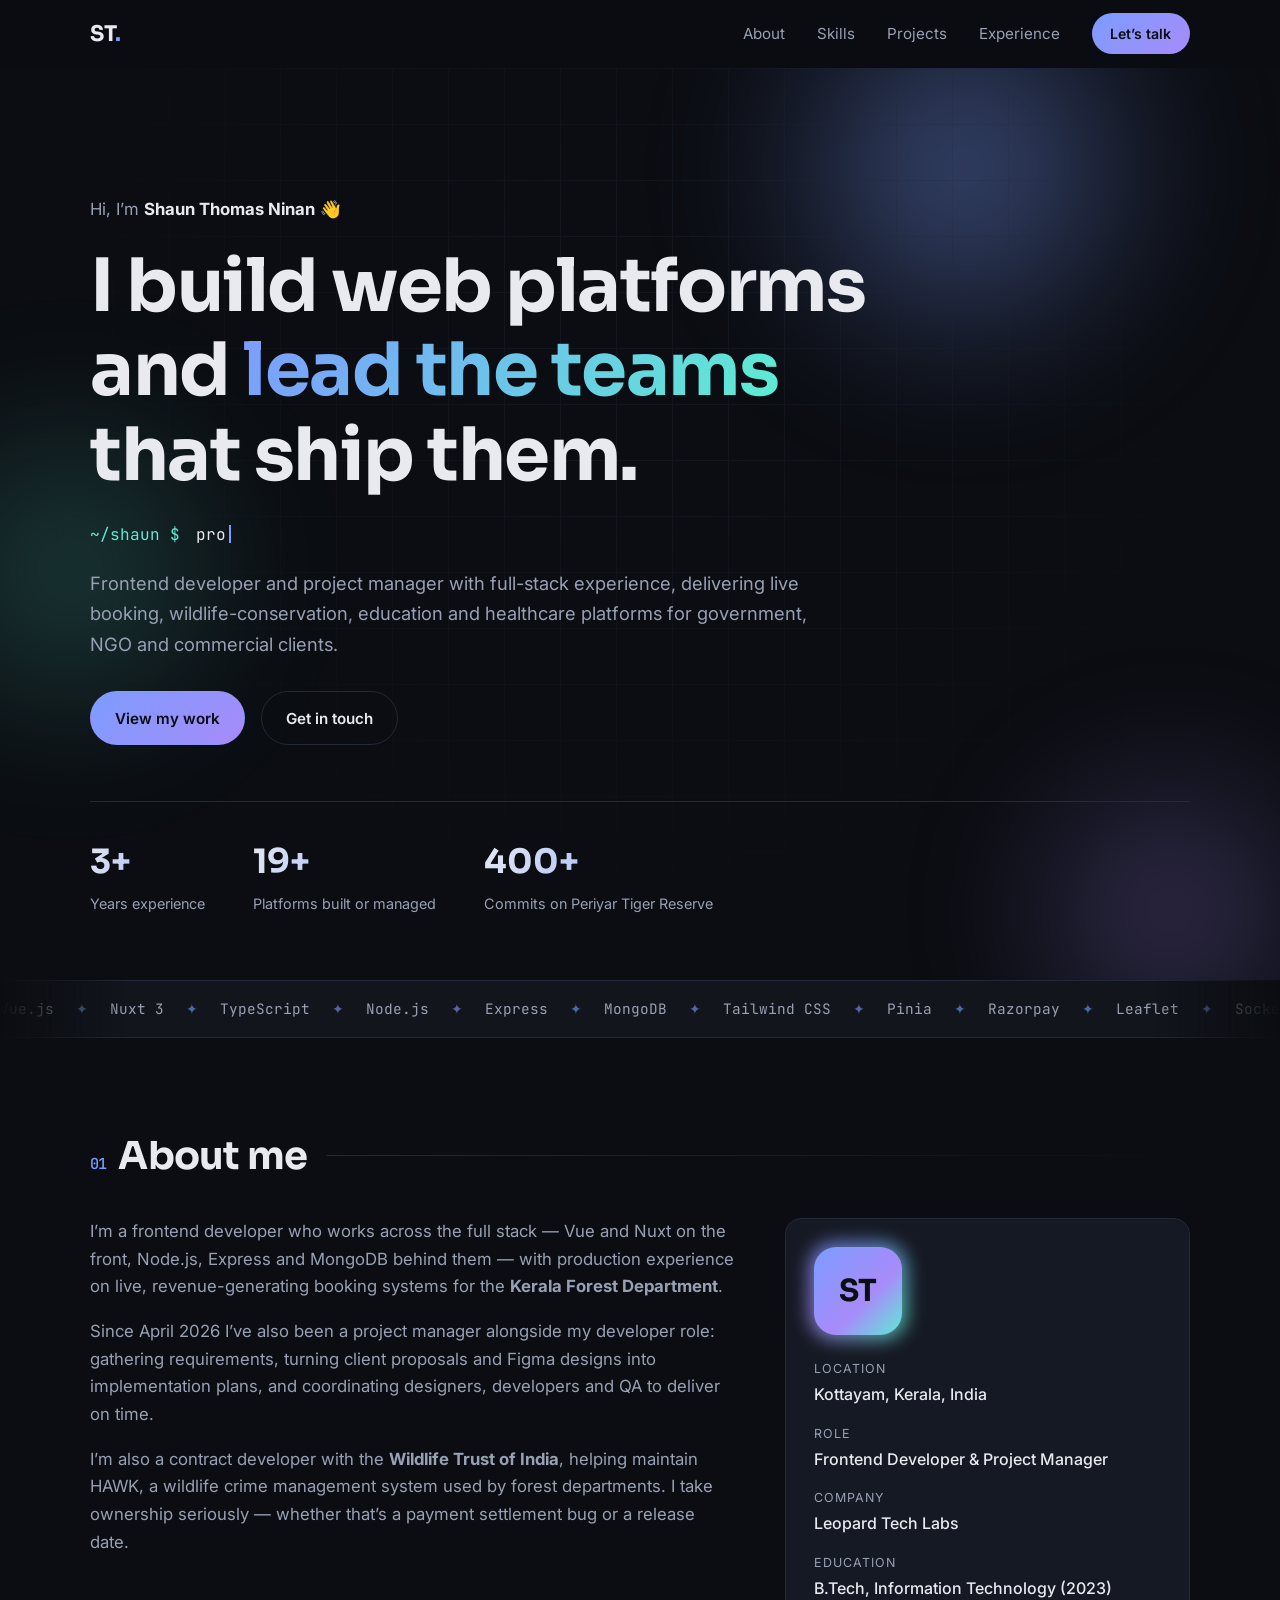
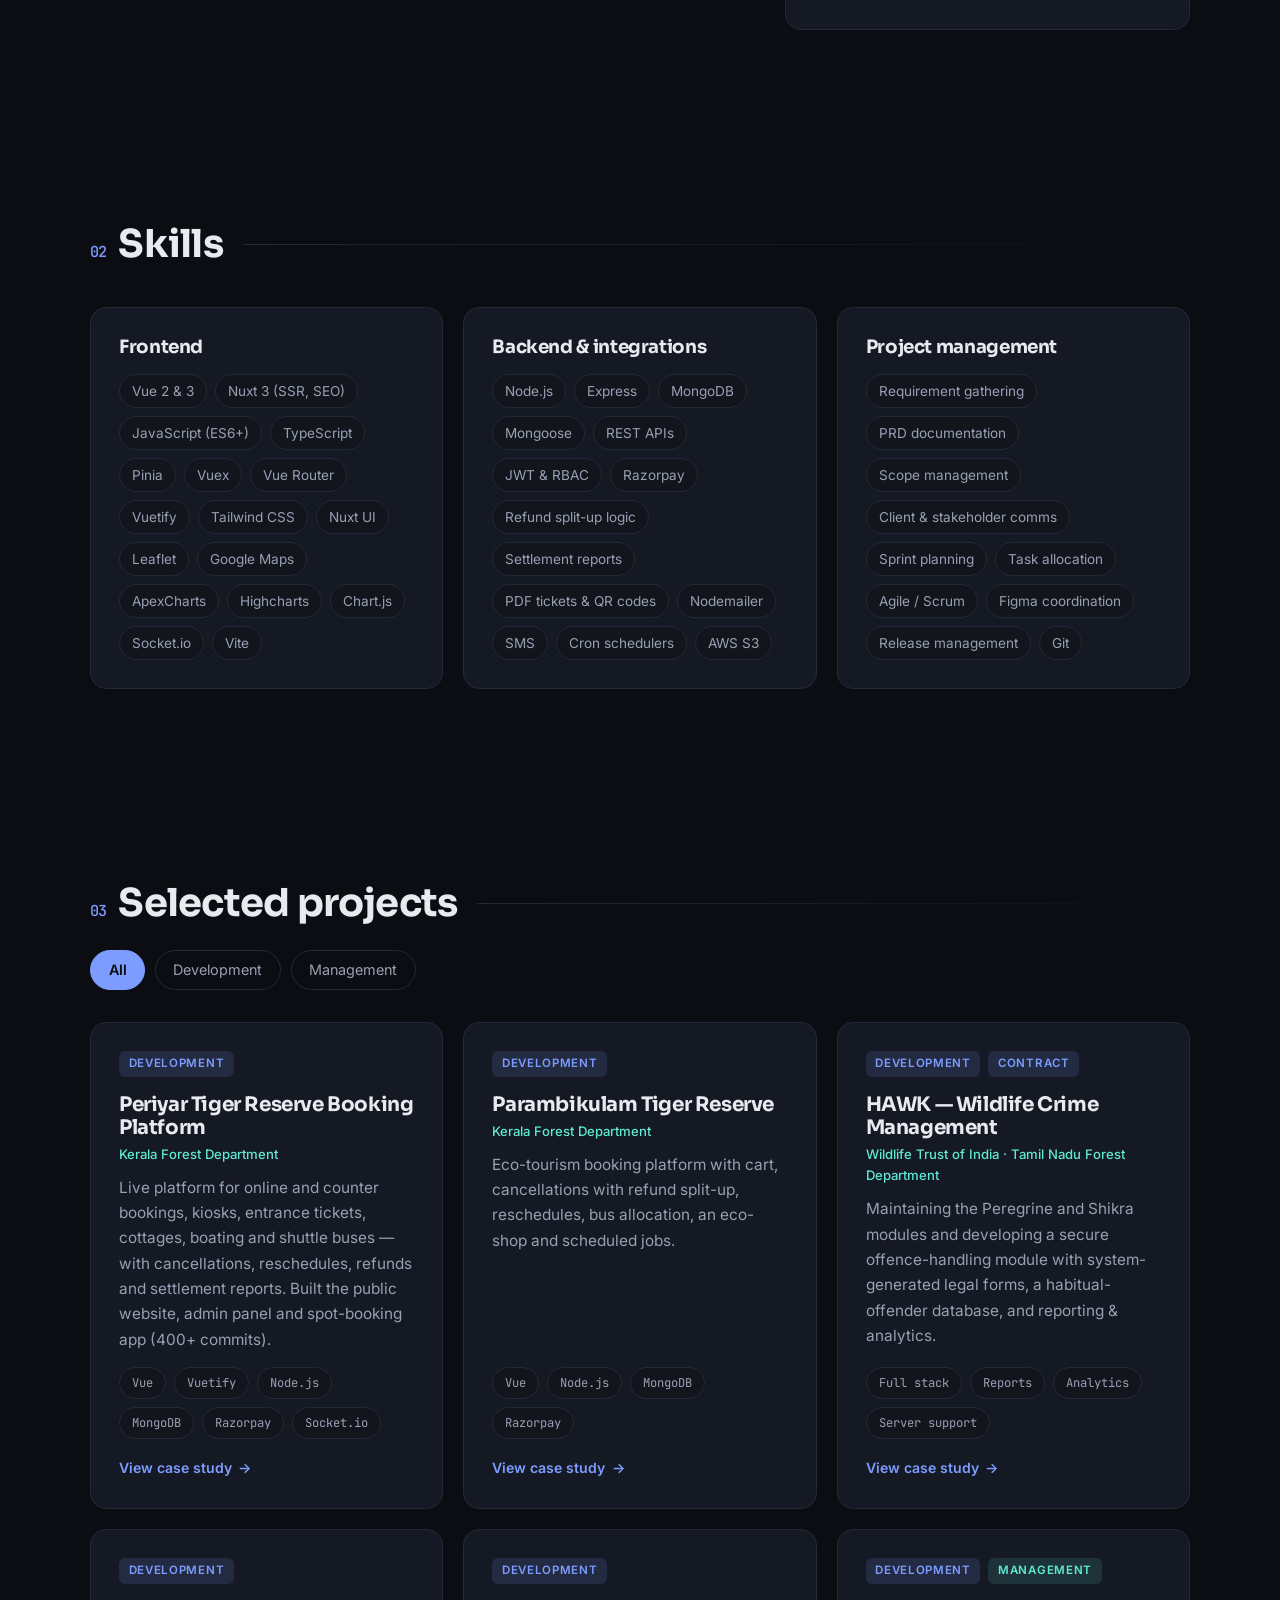
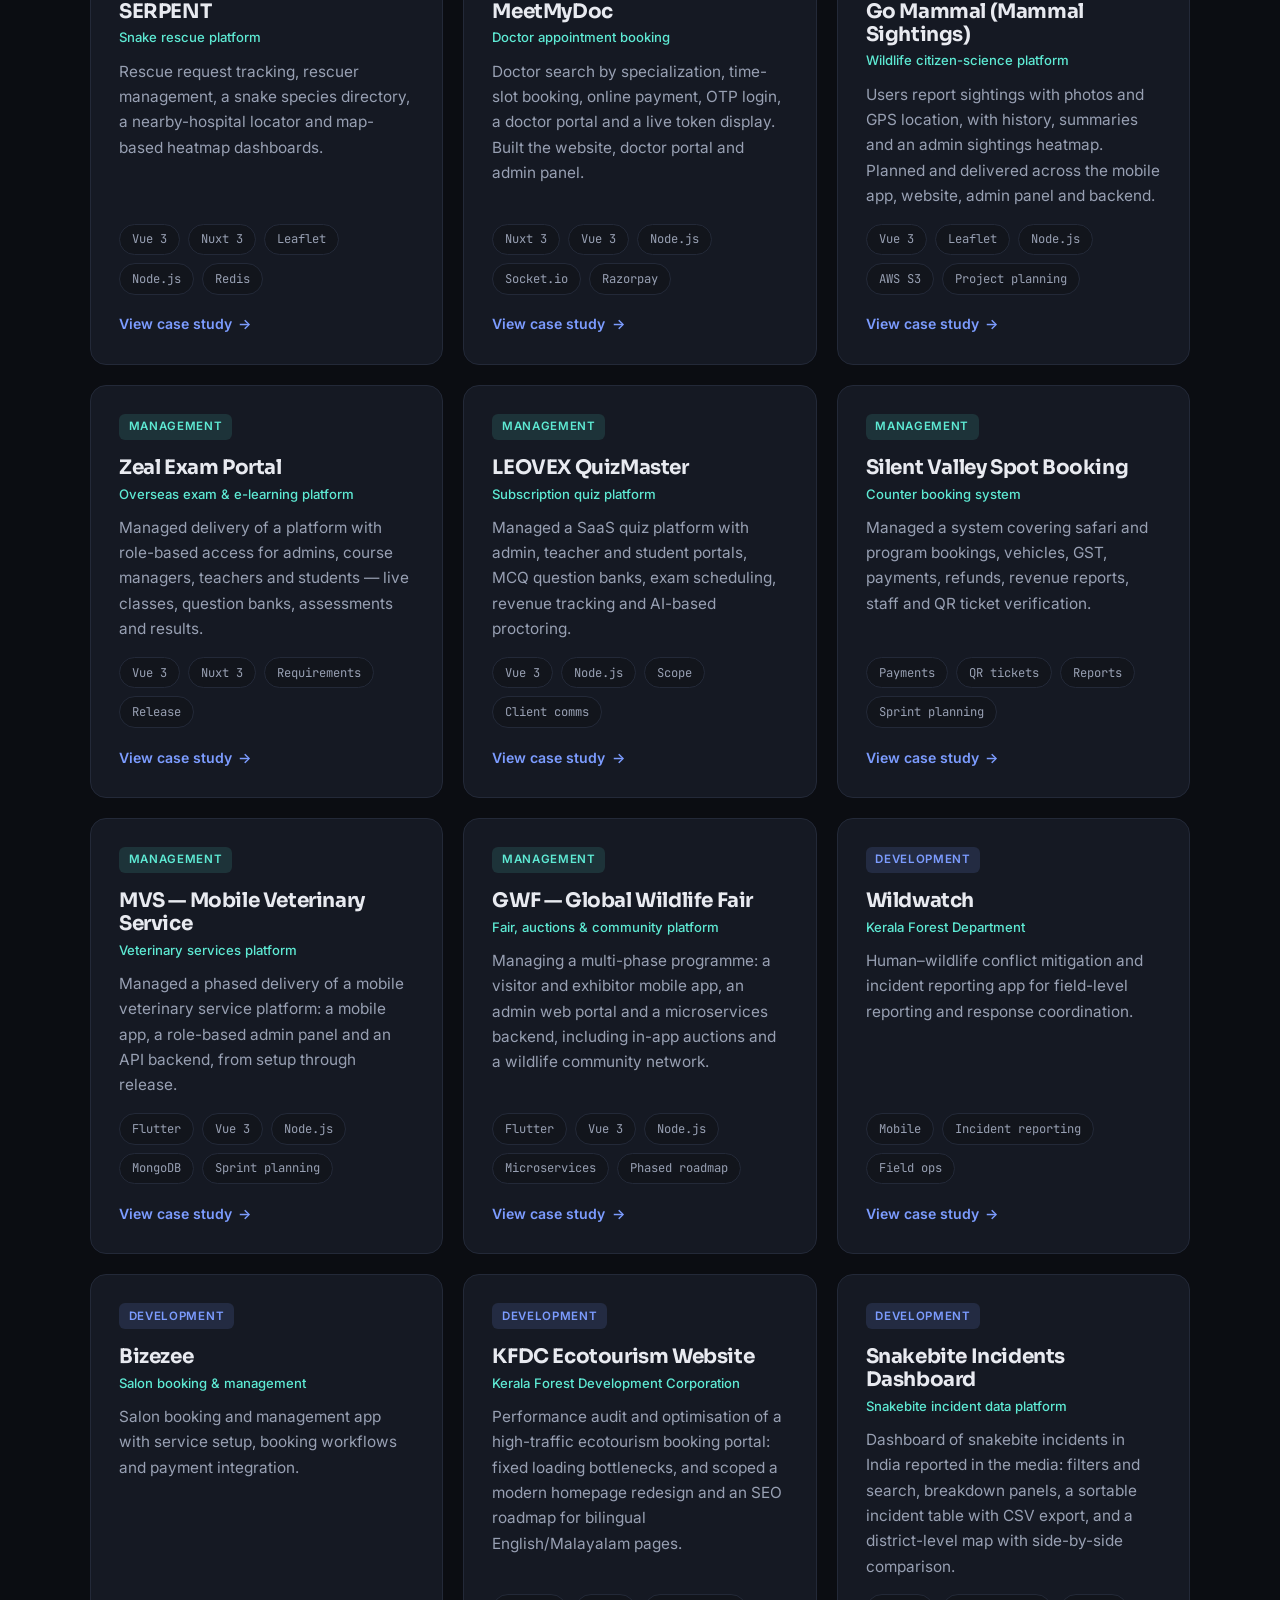
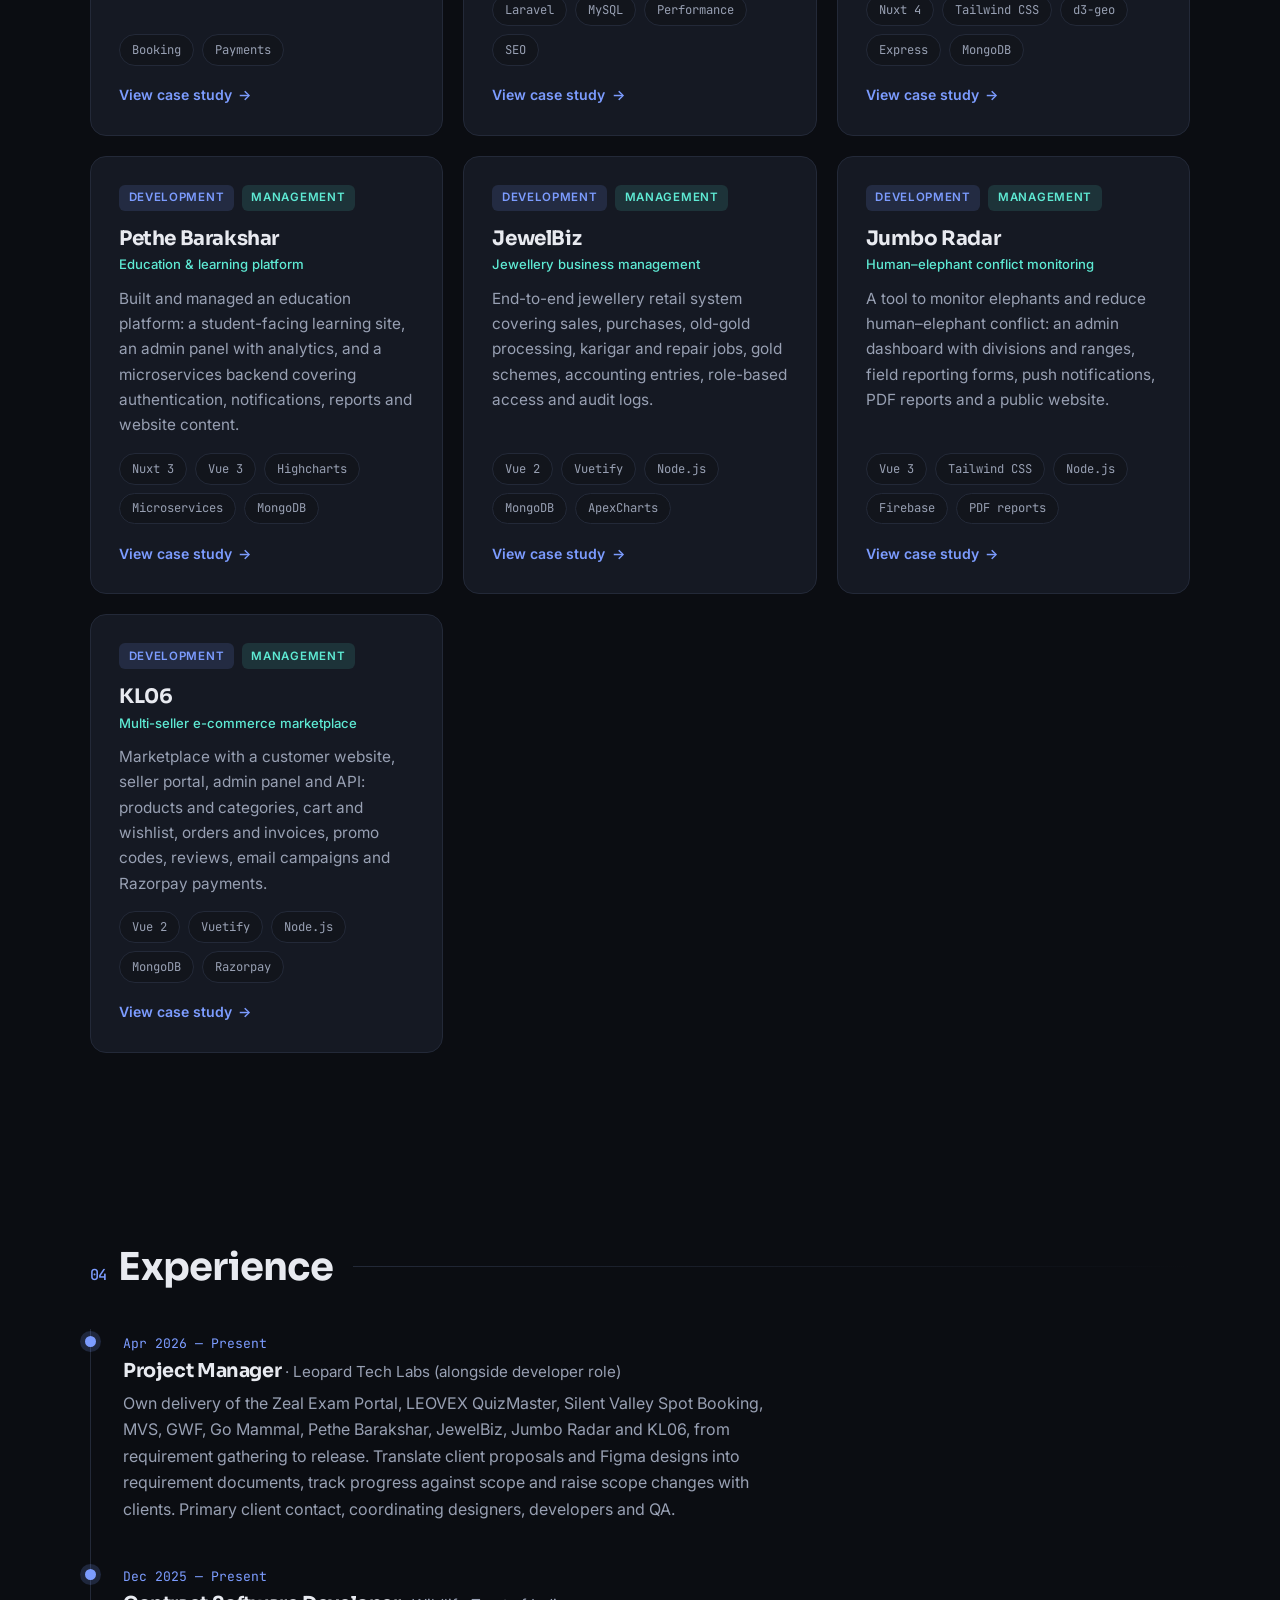
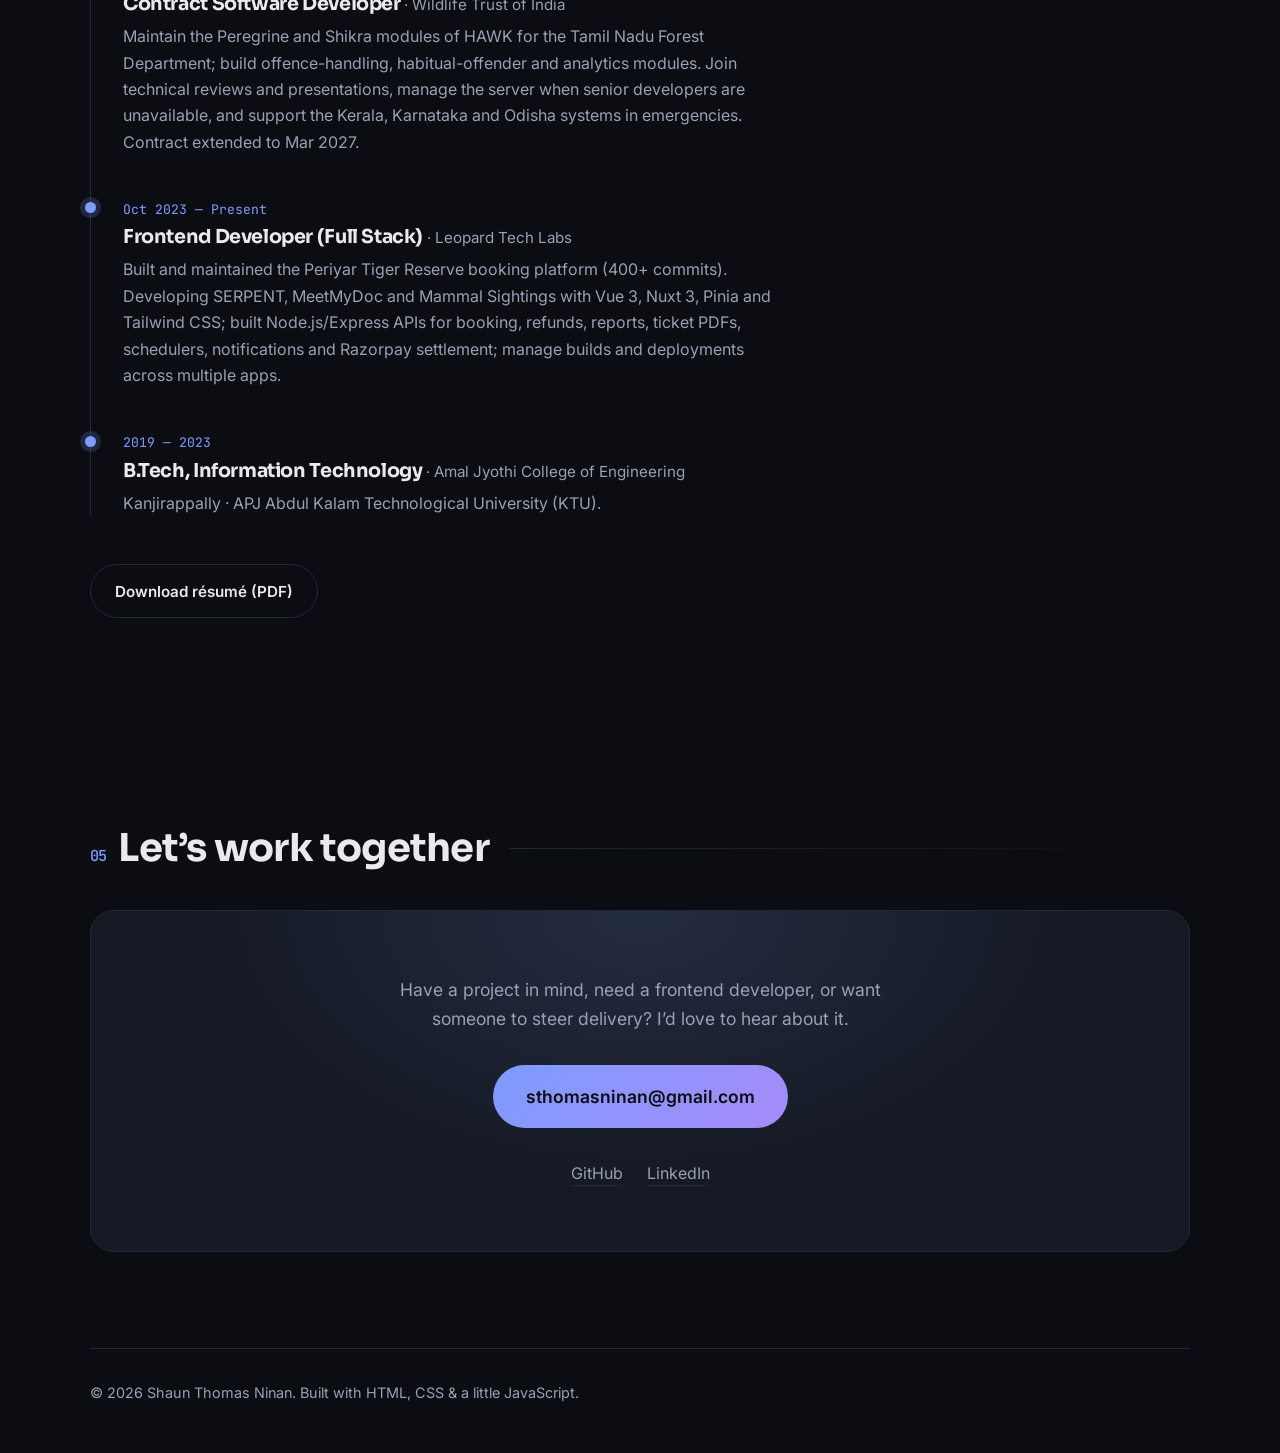
<file: index.html>
<!doctype html>
<html lang="en">
<head>
  <meta charset="utf-8">
  <meta name="viewport" content="width=device-width, initial-scale=1">
  <title>Shaun Thomas Ninan — Frontend Developer & Project Manager</title>
  <meta name="description" content="Portfolio of Shaun Thomas Ninan — frontend developer (Vue, Nuxt, Node.js) and project manager building booking, wildlife and education platforms for government, NGO and commercial clients.">
  <meta name="theme-color" content="#0b0d12">
  <meta property="og:title" content="Shaun Thomas Ninan — Frontend Developer & Project Manager">
  <meta property="og:description" content="I build web platforms and lead the teams that ship them.">
  <meta property="og:type" content="website">
  <link rel="icon" href="data:image/svg+xml,<svg xmlns='http://www.w3.org/2000/svg' viewBox='0 0 100 100'><rect width='100' height='100' rx='24' fill='%230b0d12'/><text x='50' y='68' font-size='56' font-family='sans-serif' font-weight='700' text-anchor='middle' fill='%237c9cff'>ST</text></svg>">
  <link rel="preconnect" href="https://fonts.googleapis.com">
  <link rel="preconnect" href="https://fonts.gstatic.com" crossorigin>
  <link href="https://fonts.googleapis.com/css2?family=Inter:wght@400;500;600&family=Sora:wght@500;600;700&family=JetBrains+Mono:wght@400;500&display=swap" rel="stylesheet">
  <link rel="stylesheet" href="styles.css?v=4">
</head>
<body>
  <a class="skip-link" href="#main">Skip to content</a>
  <div class="scroll-progress" aria-hidden="true"></div>
  <div class="cursor-glow" aria-hidden="true"></div>

  <header class="site-header" id="top">
    <nav class="nav container" aria-label="Primary">
      <a class="logo" href="#top" aria-label="Home">ST<span>.</span></a>
      <button class="nav-toggle" aria-expanded="false" aria-controls="nav-links" aria-label="Toggle menu">
        <span></span><span></span>
      </button>
      <ul class="nav-links" id="nav-links">
        <li><a href="#about">About</a></li>
        <li><a href="#skills">Skills</a></li>
        <li><a href="#projects">Projects</a></li>
        <li><a href="#experience">Experience</a></li>
        <li><a class="btn btn-small" href="#contact">Let’s talk</a></li>
      </ul>
    </nav>
  </header>

  <main id="main">
    <!-- HERO -->
    <section class="hero-wrap">
      <div class="hero-bg" aria-hidden="true">
        <span class="blob b1"></span><span class="blob b2"></span><span class="blob b3"></span>
        <div class="grid-lines"></div>
      </div>
    <div class="hero container">
      <p class="eyebrow reveal">Hi, I’m <strong>Shaun Thomas Ninan</strong> 👋</p>
      <h1 aria-label="I build web platforms and lead the teams that ship them.">
        <span class="line" aria-hidden="true"><span style="--i:0">I build web platforms</span></span>
        <span class="line" aria-hidden="true"><span style="--i:1">and <span class="gradient-text">lead the teams</span></span></span>
        <span class="line" aria-hidden="true"><span style="--i:2">that ship them.</span></span>
      </h1>
      <p class="role mono reveal"><span class="prompt">~/shaun $</span> <span id="typed" data-words="frontend developer|project manager|full-stack engineer|Vue &amp; Nuxt builder">frontend developer</span><span class="caret" aria-hidden="true"></span></p>
      <p class="lead reveal">Frontend developer and project manager with full-stack experience, delivering live booking, wildlife-conservation, education and healthcare platforms for government, NGO and commercial clients.</p>
      <div class="hero-actions reveal">
        <a class="btn" href="#projects">View my work</a>
        <a class="btn btn-ghost" href="#contact">Get in touch</a>
      </div>
      <ul class="stats reveal" aria-label="Highlights">
        <li><strong data-count="3" data-suffix="+">3+</strong><span>Years experience</span></li>
        <li><strong data-count="19" data-suffix="+">19+</strong><span>Platforms built or managed</span></li>
        <li><strong data-count="400" data-suffix="+">400+</strong><span>Commits on Periyar Tiger Reserve</span></li>
      </ul>
    </div>
    </section>

    <!-- TECH MARQUEE -->
    <div class="marquee" aria-hidden="true">
      <div class="marquee-track">
        <span>Vue.js</span><span>Nuxt 3</span><span>TypeScript</span><span>Node.js</span><span>Express</span>
        <span>MongoDB</span><span>Tailwind CSS</span><span>Pinia</span><span>Razorpay</span><span>Leaflet</span>
        <span>Socket.io</span><span>AWS S3</span><span>Figma</span><span>Agile / Scrum</span>
      </div>
    </div>

    <!-- ABOUT -->
    <section class="section container" id="about">
      <h2 class="section-title reveal"><span class="mono">01</span> About me</h2>
      <div class="about-grid">
        <div class="about-text reveal">
          <p>I’m a frontend developer who works across the full stack — Vue and Nuxt on the front, Node.js, Express and MongoDB behind them — with production experience on live, revenue-generating booking systems for the <strong>Kerala Forest Department</strong>.</p>
          <p>Since April 2026 I’ve also been a project manager alongside my developer role: gathering requirements, turning client proposals and Figma designs into implementation plans, and coordinating designers, developers and QA to deliver on time.</p>
          <p>I’m also a contract developer with the <strong>Wildlife Trust of India</strong>, helping maintain HAWK, a wildlife crime management system used by forest departments. I take ownership seriously — whether that’s a payment settlement bug or a release date.</p>
        </div>
        <aside class="about-card reveal" aria-label="Quick facts">
          <div class="avatar" aria-hidden="true">ST</div>
          <dl>
            <div><dt>Location</dt><dd>Kottayam, Kerala, India</dd></div>
            <div><dt>Role</dt><dd>Frontend Developer &amp; Project Manager</dd></div>
            <div><dt>Company</dt><dd>Leopard Tech Labs</dd></div>
            <div><dt>Education</dt><dd>B.Tech, Information Technology (2023)</dd></div>
          </dl>
        </aside>
      </div>
    </section>

    <!-- SKILLS -->
    <section class="section container" id="skills">
      <h2 class="section-title reveal"><span class="mono">02</span> Skills</h2>
      <div class="skills-grid">
        <article class="card reveal">
          <h3>Frontend</h3>
          <ul class="chips">
            <li>Vue 2 &amp; 3</li><li>Nuxt 3 (SSR, SEO)</li><li>JavaScript (ES6+)</li><li>TypeScript</li>
            <li>Pinia</li><li>Vuex</li><li>Vue Router</li><li>Vuetify</li><li>Tailwind CSS</li><li>Nuxt UI</li>
            <li>Leaflet</li><li>Google Maps</li><li>ApexCharts</li><li>Highcharts</li><li>Chart.js</li><li>Socket.io</li><li>Vite</li>
          </ul>
        </article>
        <article class="card reveal">
          <h3>Backend &amp; integrations</h3>
          <ul class="chips">
            <li>Node.js</li><li>Express</li><li>MongoDB</li><li>Mongoose</li><li>REST APIs</li>
            <li>JWT &amp; RBAC</li><li>Razorpay</li><li>Refund split-up logic</li><li>Settlement reports</li>
            <li>PDF tickets &amp; QR codes</li><li>Nodemailer</li><li>SMS</li><li>Cron schedulers</li><li>AWS S3</li>
          </ul>
        </article>
        <article class="card reveal">
          <h3>Project management</h3>
          <ul class="chips">
            <li>Requirement gathering</li><li>PRD documentation</li><li>Scope management</li>
            <li>Client &amp; stakeholder comms</li><li>Sprint planning</li><li>Task allocation</li>
            <li>Agile / Scrum</li><li>Figma coordination</li><li>Release management</li><li>Git</li>
          </ul>
        </article>
      </div>
    </section>

    <!-- PROJECTS -->
    <section class="section container" id="projects">
      <h2 class="section-title reveal"><span class="mono">03</span> Selected projects</h2>
      <div class="filters reveal" role="group" aria-label="Filter projects">
        <button class="filter is-active" data-filter="all" aria-pressed="true">All</button>
        <button class="filter" data-filter="dev" aria-pressed="false">Development</button>
        <button class="filter" data-filter="pm" aria-pressed="false">Management</button>
      </div>

      <div class="projects-grid">
        <article class="project card reveal" data-category="dev">
          <div class="project-top"><span class="badge">Development</span></div>
          <h3><a class="card-link" href="project.html?p=periyar">Periyar Tiger Reserve Booking Platform</a></h3>
          <p class="client">Kerala Forest Department</p>
          <p>Live platform for online and counter bookings, kiosks, entrance tickets, cottages, boating and shuttle buses — with cancellations, reschedules, refunds and settlement reports. Built the public website, admin panel and spot-booking app (400+ commits).</p>
          <ul class="tags"><li>Vue</li><li>Vuetify</li><li>Node.js</li><li>MongoDB</li><li>Razorpay</li><li>Socket.io</li></ul>
          <span class="more" aria-hidden="true">View case study <i>→</i></span>
        </article>

        <article class="project card reveal" data-category="dev">
          <div class="project-top"><span class="badge">Development</span></div>
          <h3><a class="card-link" href="project.html?p=parambikulam">Parambikulam Tiger Reserve</a></h3>
          <p class="client">Kerala Forest Department</p>
          <p>Eco-tourism booking platform with cart, cancellations with refund split-up, reschedules, bus allocation, an eco-shop and scheduled jobs.</p>
          <ul class="tags"><li>Vue</li><li>Node.js</li><li>MongoDB</li><li>Razorpay</li></ul>
          <span class="more" aria-hidden="true">View case study <i>→</i></span>
        </article>

        <article class="project card reveal" data-category="dev">
          <div class="project-top"><span class="badge">Development</span><span class="badge badge-alt">Contract</span></div>
          <h3><a class="card-link" href="project.html?p=hawk">HAWK — Wildlife Crime Management</a></h3>
          <p class="client">Wildlife Trust of India · Tamil Nadu Forest Department</p>
          <p>Maintaining the Peregrine and Shikra modules and developing a secure offence-handling module with system-generated legal forms, a habitual-offender database, and reporting &amp; analytics.</p>
          <ul class="tags"><li>Full stack</li><li>Reports</li><li>Analytics</li><li>Server support</li></ul>
          <span class="more" aria-hidden="true">View case study <i>→</i></span>
        </article>

        <article class="project card reveal" data-category="dev">
          <div class="project-top"><span class="badge">Development</span></div>
          <h3><a class="card-link" href="project.html?p=serpent">SERPENT</a></h3>
          <p class="client">Snake rescue platform</p>
          <p>Rescue request tracking, rescuer management, a snake species directory, a nearby-hospital locator and map-based heatmap dashboards.</p>
          <ul class="tags"><li>Vue 3</li><li>Nuxt 3</li><li>Leaflet</li><li>Node.js</li><li>Redis</li></ul>
          <span class="more" aria-hidden="true">View case study <i>→</i></span>
        </article>

        <article class="project card reveal" data-category="dev">
          <div class="project-top"><span class="badge">Development</span></div>
          <h3><a class="card-link" href="project.html?p=meetmydoc">MeetMyDoc</a></h3>
          <p class="client">Doctor appointment booking</p>
          <p>Doctor search by specialization, time-slot booking, online payment, OTP login, a doctor portal and a live token display. Built the website, doctor portal and admin panel.</p>
          <ul class="tags"><li>Nuxt 3</li><li>Vue 3</li><li>Node.js</li><li>Socket.io</li><li>Razorpay</li></ul>
          <span class="more" aria-hidden="true">View case study <i>→</i></span>
        </article>

        <article class="project card reveal" data-category="dev pm">
          <div class="project-top"><span class="badge">Development</span><span class="badge badge-pm">Management</span></div>
          <h3><a class="card-link" href="project.html?p=go-mammal">Go Mammal (Mammal Sightings)</a></h3>
          <p class="client">Wildlife citizen-science platform</p>
          <p>Users report sightings with photos and GPS location, with history, summaries and an admin sightings heatmap. Planned and delivered across the mobile app, website, admin panel and backend.</p>
          <ul class="tags"><li>Vue 3</li><li>Leaflet</li><li>Node.js</li><li>AWS S3</li><li>Project planning</li></ul>
          <span class="more" aria-hidden="true">View case study <i>→</i></span>
        </article>

        <article class="project card reveal" data-category="pm">
          <div class="project-top"><span class="badge badge-pm">Management</span></div>
          <h3><a class="card-link" href="project.html?p=zeal">Zeal Exam Portal</a></h3>
          <p class="client">Overseas exam &amp; e-learning platform</p>
          <p>Managed delivery of a platform with role-based access for admins, course managers, teachers and students — live classes, question banks, assessments and results.</p>
          <ul class="tags"><li>Vue 3</li><li>Nuxt 3</li><li>Requirements</li><li>Release</li></ul>
          <span class="more" aria-hidden="true">View case study <i>→</i></span>
        </article>

        <article class="project card reveal" data-category="pm">
          <div class="project-top"><span class="badge badge-pm">Management</span></div>
          <h3><a class="card-link" href="project.html?p=leovex">LEOVEX QuizMaster</a></h3>
          <p class="client">Subscription quiz platform</p>
          <p>Managed a SaaS quiz platform with admin, teacher and student portals, MCQ question banks, exam scheduling, revenue tracking and AI-based proctoring.</p>
          <ul class="tags"><li>Vue 3</li><li>Node.js</li><li>Scope</li><li>Client comms</li></ul>
          <span class="more" aria-hidden="true">View case study <i>→</i></span>
        </article>

        <article class="project card reveal" data-category="pm">
          <div class="project-top"><span class="badge badge-pm">Management</span></div>
          <h3><a class="card-link" href="project.html?p=silent-valley">Silent Valley Spot Booking</a></h3>
          <p class="client">Counter booking system</p>
          <p>Managed a system covering safari and program bookings, vehicles, GST, payments, refunds, revenue reports, staff and QR ticket verification.</p>
          <ul class="tags"><li>Payments</li><li>QR tickets</li><li>Reports</li><li>Sprint planning</li></ul>
          <span class="more" aria-hidden="true">View case study <i>→</i></span>
        </article>

        <article class="project card reveal" data-category="pm">
          <div class="project-top"><span class="badge badge-pm">Management</span></div>
          <h3><a class="card-link" href="project.html?p=mvs">MVS — Mobile Veterinary Service</a></h3>
          <p class="client">Veterinary services platform</p>
          <p>Managed a phased delivery of a mobile veterinary service platform: a mobile app, a role-based admin panel and an API backend, from setup through release.</p>
          <ul class="tags"><li>Flutter</li><li>Vue 3</li><li>Node.js</li><li>MongoDB</li><li>Sprint planning</li></ul>
          <span class="more" aria-hidden="true">View case study <i>→</i></span>
        </article>

        <article class="project card reveal" data-category="pm">
          <div class="project-top"><span class="badge badge-pm">Management</span></div>
          <h3><a class="card-link" href="project.html?p=gwf">GWF — Global Wildlife Fair</a></h3>
          <p class="client">Fair, auctions &amp; community platform</p>
          <p>Managing a multi-phase programme: a visitor and exhibitor mobile app, an admin web portal and a microservices backend, including in-app auctions and a wildlife community network.</p>
          <ul class="tags"><li>Flutter</li><li>Vue 3</li><li>Node.js</li><li>Microservices</li><li>Phased roadmap</li></ul>
          <span class="more" aria-hidden="true">View case study <i>→</i></span>
        </article>

        <article class="project card reveal" data-category="dev">
          <div class="project-top"><span class="badge">Development</span></div>
          <h3><a class="card-link" href="project.html?p=wildwatch">Wildwatch</a></h3>
          <p class="client">Kerala Forest Department</p>
          <p>Human–wildlife conflict mitigation and incident reporting app for field-level reporting and response coordination.</p>
          <ul class="tags"><li>Mobile</li><li>Incident reporting</li><li>Field ops</li></ul>
          <span class="more" aria-hidden="true">View case study <i>→</i></span>
        </article>

        <article class="project card reveal" data-category="dev">
          <div class="project-top"><span class="badge">Development</span></div>
          <h3><a class="card-link" href="project.html?p=bizezee">Bizezee</a></h3>
          <p class="client">Salon booking &amp; management</p>
          <p>Salon booking and management app with service setup, booking workflows and payment integration.</p>
          <ul class="tags"><li>Booking</li><li>Payments</li></ul>
          <span class="more" aria-hidden="true">View case study <i>→</i></span>
        </article>

        <article class="project card reveal" data-category="dev">
          <div class="project-top"><span class="badge">Development</span></div>
          <h3><a class="card-link" href="project.html?p=kfdc">KFDC Ecotourism Website</a></h3>
          <p class="client">Kerala Forest Development Corporation</p>
          <p>Performance audit and optimisation of a high-traffic ecotourism booking portal: fixed loading bottlenecks, and scoped a modern homepage redesign and an SEO roadmap for bilingual English/Malayalam pages.</p>
          <ul class="tags"><li>Laravel</li><li>MySQL</li><li>Performance</li><li>SEO</li></ul>
          <span class="more" aria-hidden="true">View case study <i>→</i></span>
        </article>

        <article class="project card reveal" data-category="dev">
          <div class="project-top"><span class="badge">Development</span></div>
          <h3><a class="card-link" href="project.html?p=snakebite">Snakebite Incidents Dashboard</a></h3>
          <p class="client">Snakebite incident data platform</p>
          <p>Dashboard of snakebite incidents in India reported in the media: filters and search, breakdown panels, a sortable incident table with CSV export, and a district-level map with side-by-side comparison.</p>
          <ul class="tags"><li>Nuxt 4</li><li>Tailwind CSS</li><li>d3-geo</li><li>Express</li><li>MongoDB</li></ul>
          <span class="more" aria-hidden="true">View case study <i>→</i></span>
        </article>

        <article class="project card reveal" data-category="dev pm">
          <div class="project-top"><span class="badge">Development</span><span class="badge badge-pm">Management</span></div>
          <h3><a class="card-link" href="project.html?p=pethe">Pethe Barakshar</a></h3>
          <p class="client">Education &amp; learning platform</p>
          <p>Built and managed an education platform: a student-facing learning site, an admin panel with analytics, and a microservices backend covering authentication, notifications, reports and website content.</p>
          <ul class="tags"><li>Nuxt 3</li><li>Vue 3</li><li>Highcharts</li><li>Microservices</li><li>MongoDB</li></ul>
          <span class="more" aria-hidden="true">View case study <i>→</i></span>
        </article>

        <article class="project card reveal" data-category="dev pm">
          <div class="project-top"><span class="badge">Development</span><span class="badge badge-pm">Management</span></div>
          <h3><a class="card-link" href="project.html?p=jewelbiz">JewelBiz</a></h3>
          <p class="client">Jewellery business management</p>
          <p>End-to-end jewellery retail system covering sales, purchases, old-gold processing, karigar and repair jobs, gold schemes, accounting entries, role-based access and audit logs.</p>
          <ul class="tags"><li>Vue 2</li><li>Vuetify</li><li>Node.js</li><li>MongoDB</li><li>ApexCharts</li></ul>
          <span class="more" aria-hidden="true">View case study <i>→</i></span>
        </article>

        <article class="project card reveal" data-category="dev pm">
          <div class="project-top"><span class="badge">Development</span><span class="badge badge-pm">Management</span></div>
          <h3><a class="card-link" href="project.html?p=jumbo-radar">Jumbo Radar</a></h3>
          <p class="client">Human–elephant conflict monitoring</p>
          <p>A tool to monitor elephants and reduce human–elephant conflict: an admin dashboard with divisions and ranges, field reporting forms, push notifications, PDF reports and a public website.</p>
          <ul class="tags"><li>Vue 3</li><li>Tailwind CSS</li><li>Node.js</li><li>Firebase</li><li>PDF reports</li></ul>
          <span class="more" aria-hidden="true">View case study <i>→</i></span>
        </article>

        <article class="project card reveal" data-category="dev pm">
          <div class="project-top"><span class="badge">Development</span><span class="badge badge-pm">Management</span></div>
          <h3><a class="card-link" href="project.html?p=kl06">KL06</a></h3>
          <p class="client">Multi-seller e-commerce marketplace</p>
          <p>Marketplace with a customer website, seller portal, admin panel and API: products and categories, cart and wishlist, orders and invoices, promo codes, reviews, email campaigns and Razorpay payments.</p>
          <ul class="tags"><li>Vue 2</li><li>Vuetify</li><li>Node.js</li><li>MongoDB</li><li>Razorpay</li></ul>
          <span class="more" aria-hidden="true">View case study <i>→</i></span>
        </article>
      </div>
    </section>

    <!-- EXPERIENCE -->
    <section class="section container" id="experience">
      <h2 class="section-title reveal"><span class="mono">04</span> Experience</h2>
      <ol class="timeline">
        <li class="reveal">
          <span class="when mono">Apr 2026 — Present</span>
          <h3>Project Manager <small>· Leopard Tech Labs (alongside developer role)</small></h3>
          <p>Own delivery of the Zeal Exam Portal, LEOVEX QuizMaster, Silent Valley Spot Booking, MVS, GWF, Go Mammal, Pethe Barakshar, JewelBiz, Jumbo Radar and KL06, from requirement gathering to release. Translate client proposals and Figma designs into requirement documents, track progress against scope and raise scope changes with clients. Primary client contact, coordinating designers, developers and QA.</p>
        </li>
        <li class="reveal">
          <span class="when mono">Dec 2025 — Present</span>
          <h3>Contract Software Developer <small>· Wildlife Trust of India</small></h3>
          <p>Maintain the Peregrine and Shikra modules of HAWK for the Tamil Nadu Forest Department; build offence-handling, habitual-offender and analytics modules. Join technical reviews and presentations, manage the server when senior developers are unavailable, and support the Kerala, Karnataka and Odisha systems in emergencies. Contract extended to Mar 2027.</p>
        </li>
        <li class="reveal">
          <span class="when mono">Oct 2023 — Present</span>
          <h3>Frontend Developer (Full Stack) <small>· Leopard Tech Labs</small></h3>
          <p>Built and maintained the Periyar Tiger Reserve booking platform (400+ commits). Developing SERPENT, MeetMyDoc and Mammal Sightings with Vue 3, Nuxt 3, Pinia and Tailwind CSS; built Node.js/Express APIs for booking, refunds, reports, ticket PDFs, schedulers, notifications and Razorpay settlement; manage builds and deployments across multiple apps.</p>
        </li>
        <li class="reveal">
          <span class="when mono">2019 — 2023</span>
          <h3>B.Tech, Information Technology <small>· Amal Jyothi College of Engineering</small></h3>
          <p>Kanjirappally · APJ Abdul Kalam Technological University (KTU).</p>
        </li>
      </ol>
      <p class="resume reveal"><a class="btn btn-ghost" href="resume.pdf" download="Shaun_Thomas_Ninan_Resume.pdf">Download résumé (PDF)</a></p>
    </section>

    <!-- CONTACT -->
    <section class="section container contact" id="contact">
      <h2 class="section-title reveal"><span class="mono">05</span> Let’s work together</h2>
      <div class="contact-card reveal">
        <p>Have a project in mind, need a frontend developer, or want someone to steer delivery? I’d love to hear about it.</p>
        <a class="btn btn-large" href="mailto:sthomasninan@gmail.com">sthomasninan@gmail.com</a>
        <ul class="socials">
          <li><a href="https://github.com/shaunthomasninan" target="_blank" rel="noopener">GitHub</a></li>
          <li><a href="https://www.linkedin.com/in/shaunthomasninan" target="_blank" rel="noopener">LinkedIn</a></li>
        </ul>
      </div>
    </section>
  </main>

  <footer class="site-footer container">
    <p>© <span id="year">2026</span> Shaun Thomas Ninan. Built with HTML, CSS &amp; a little JavaScript.</p>
  </footer>

  <script src="script.js?v=4"></script>
</body>
</html>
</file>
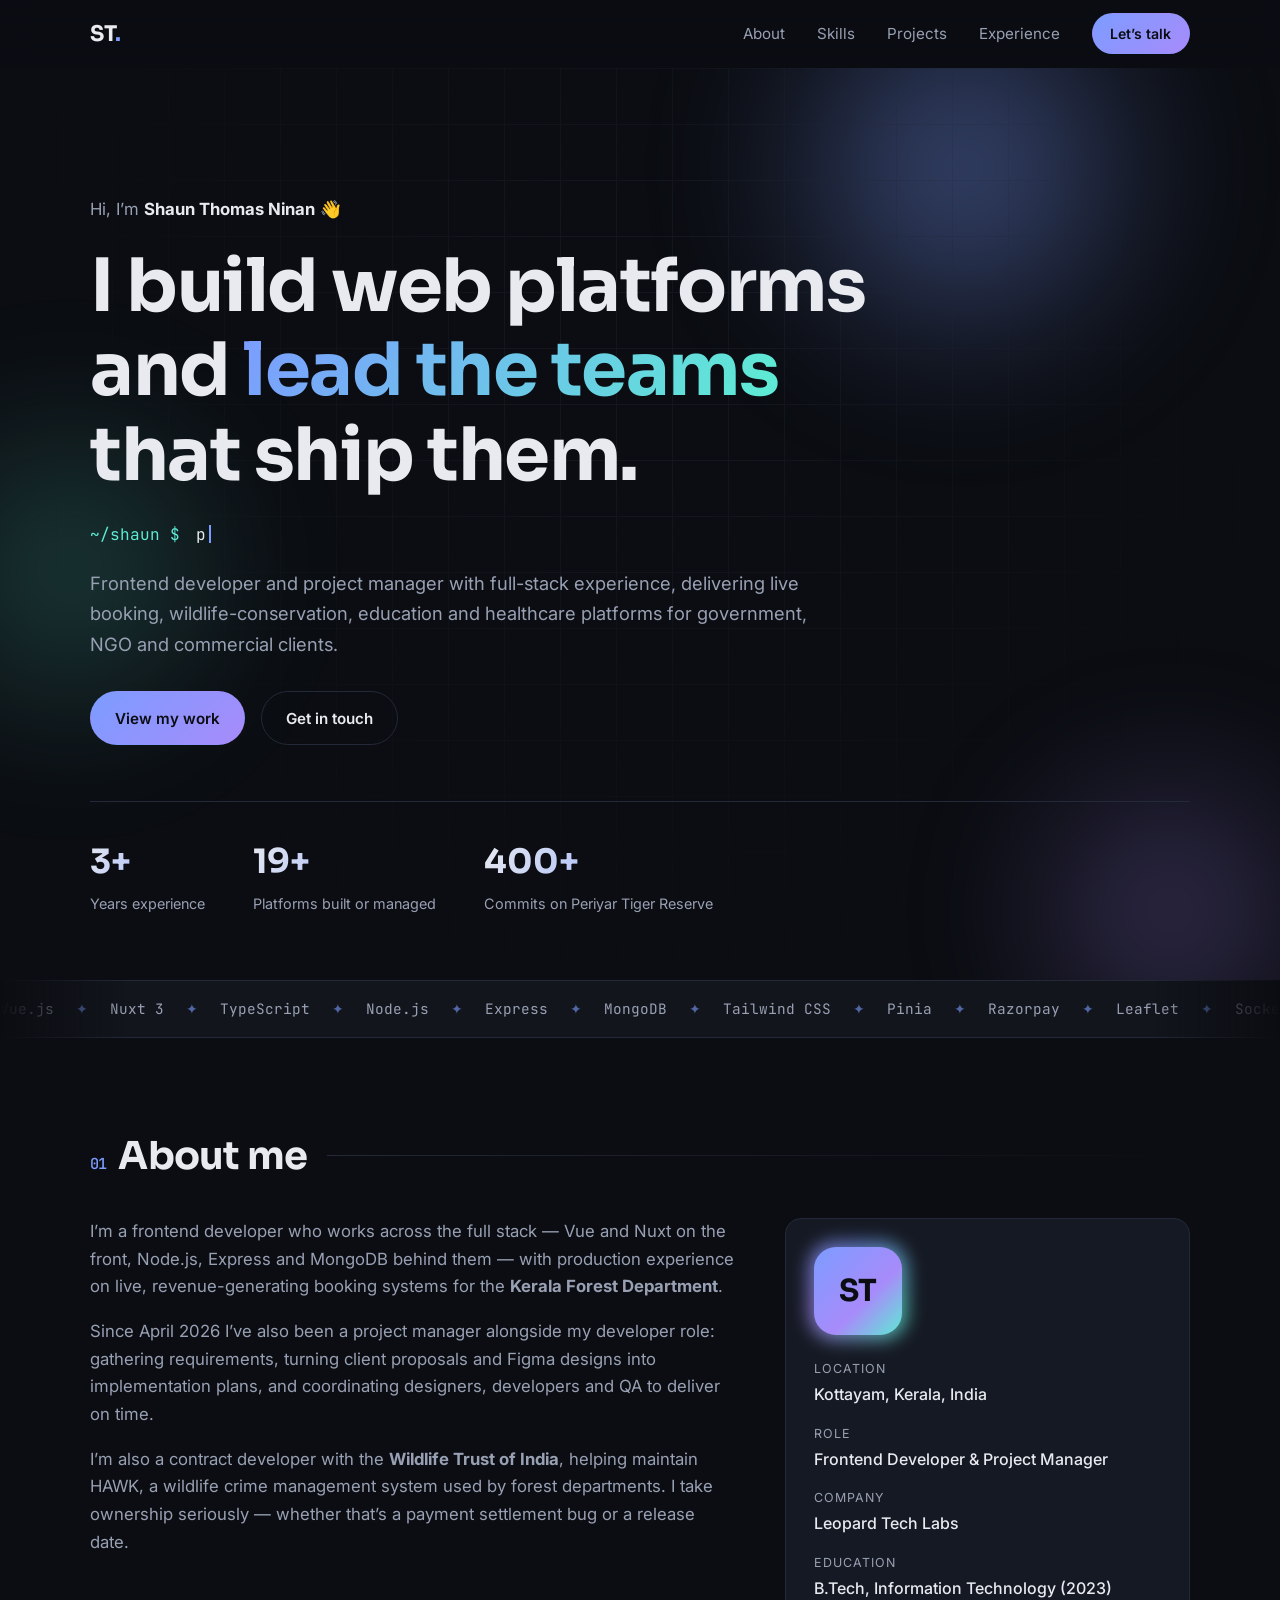
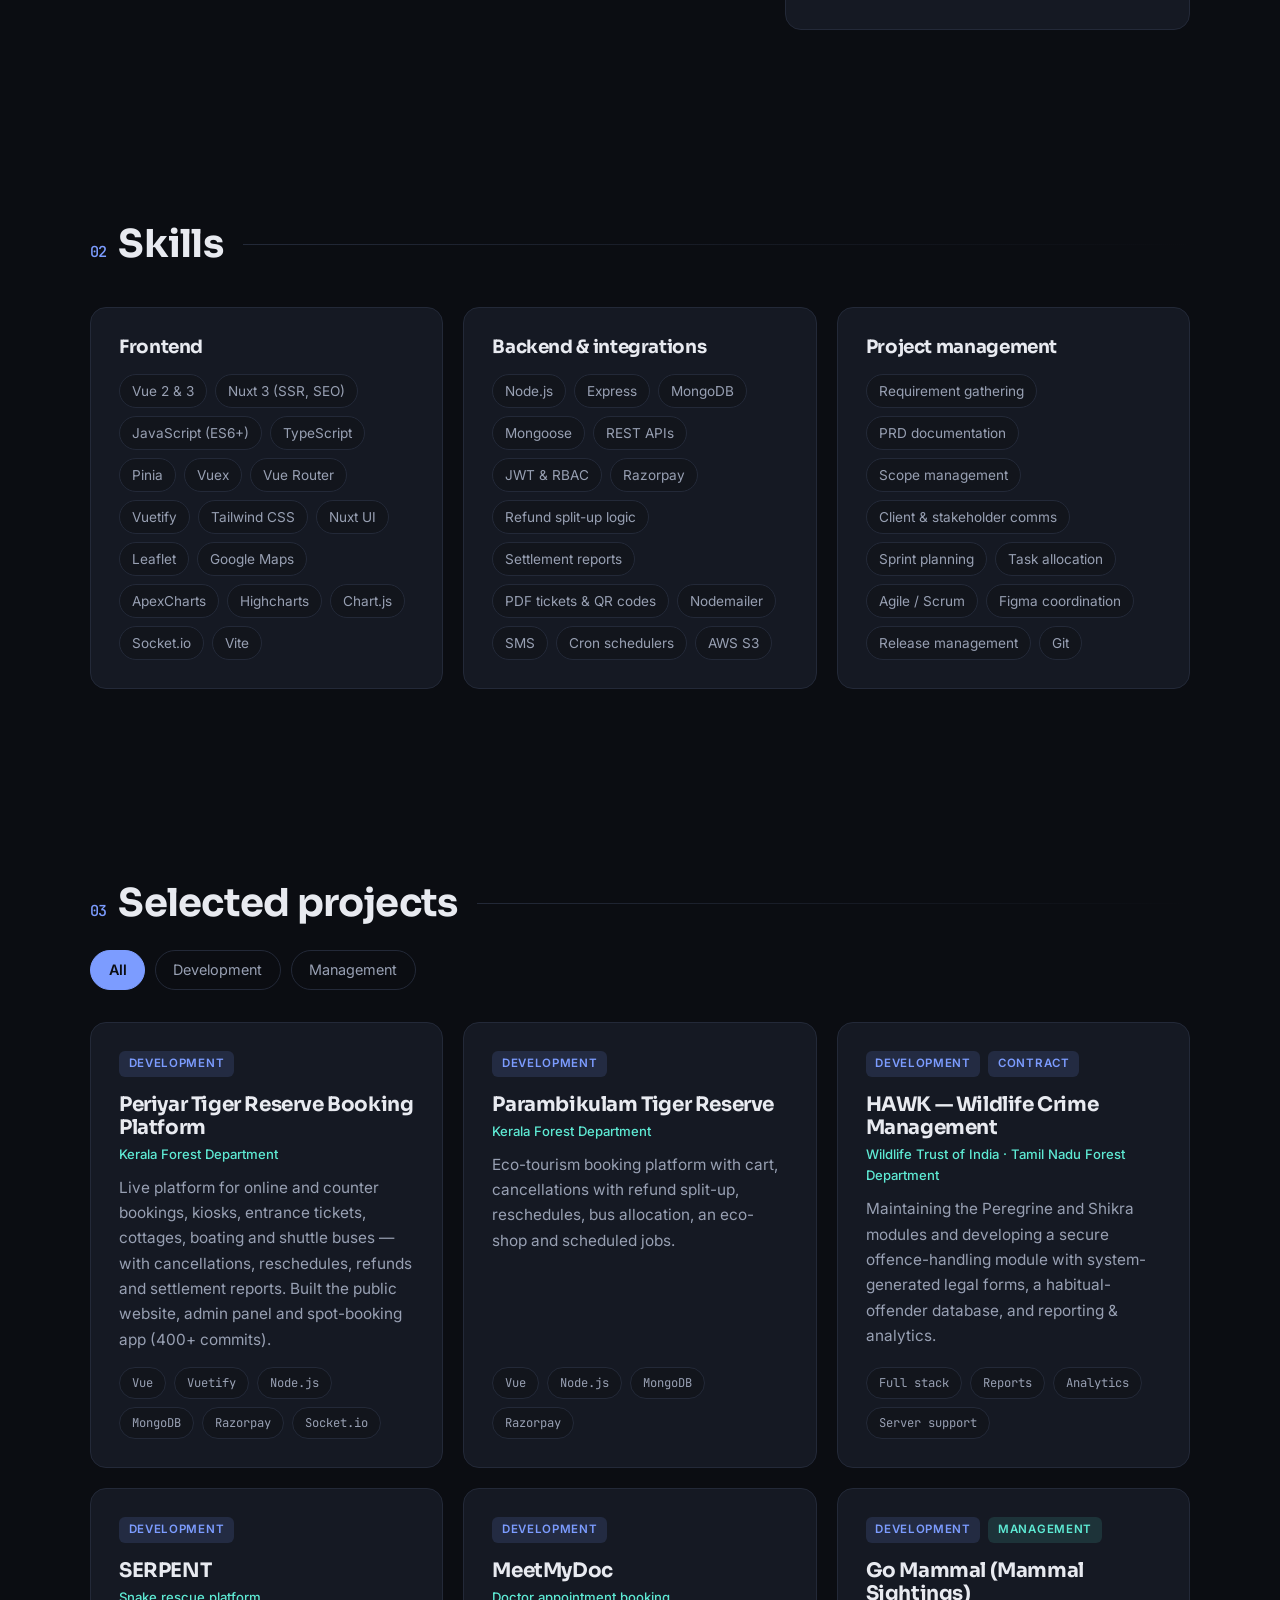
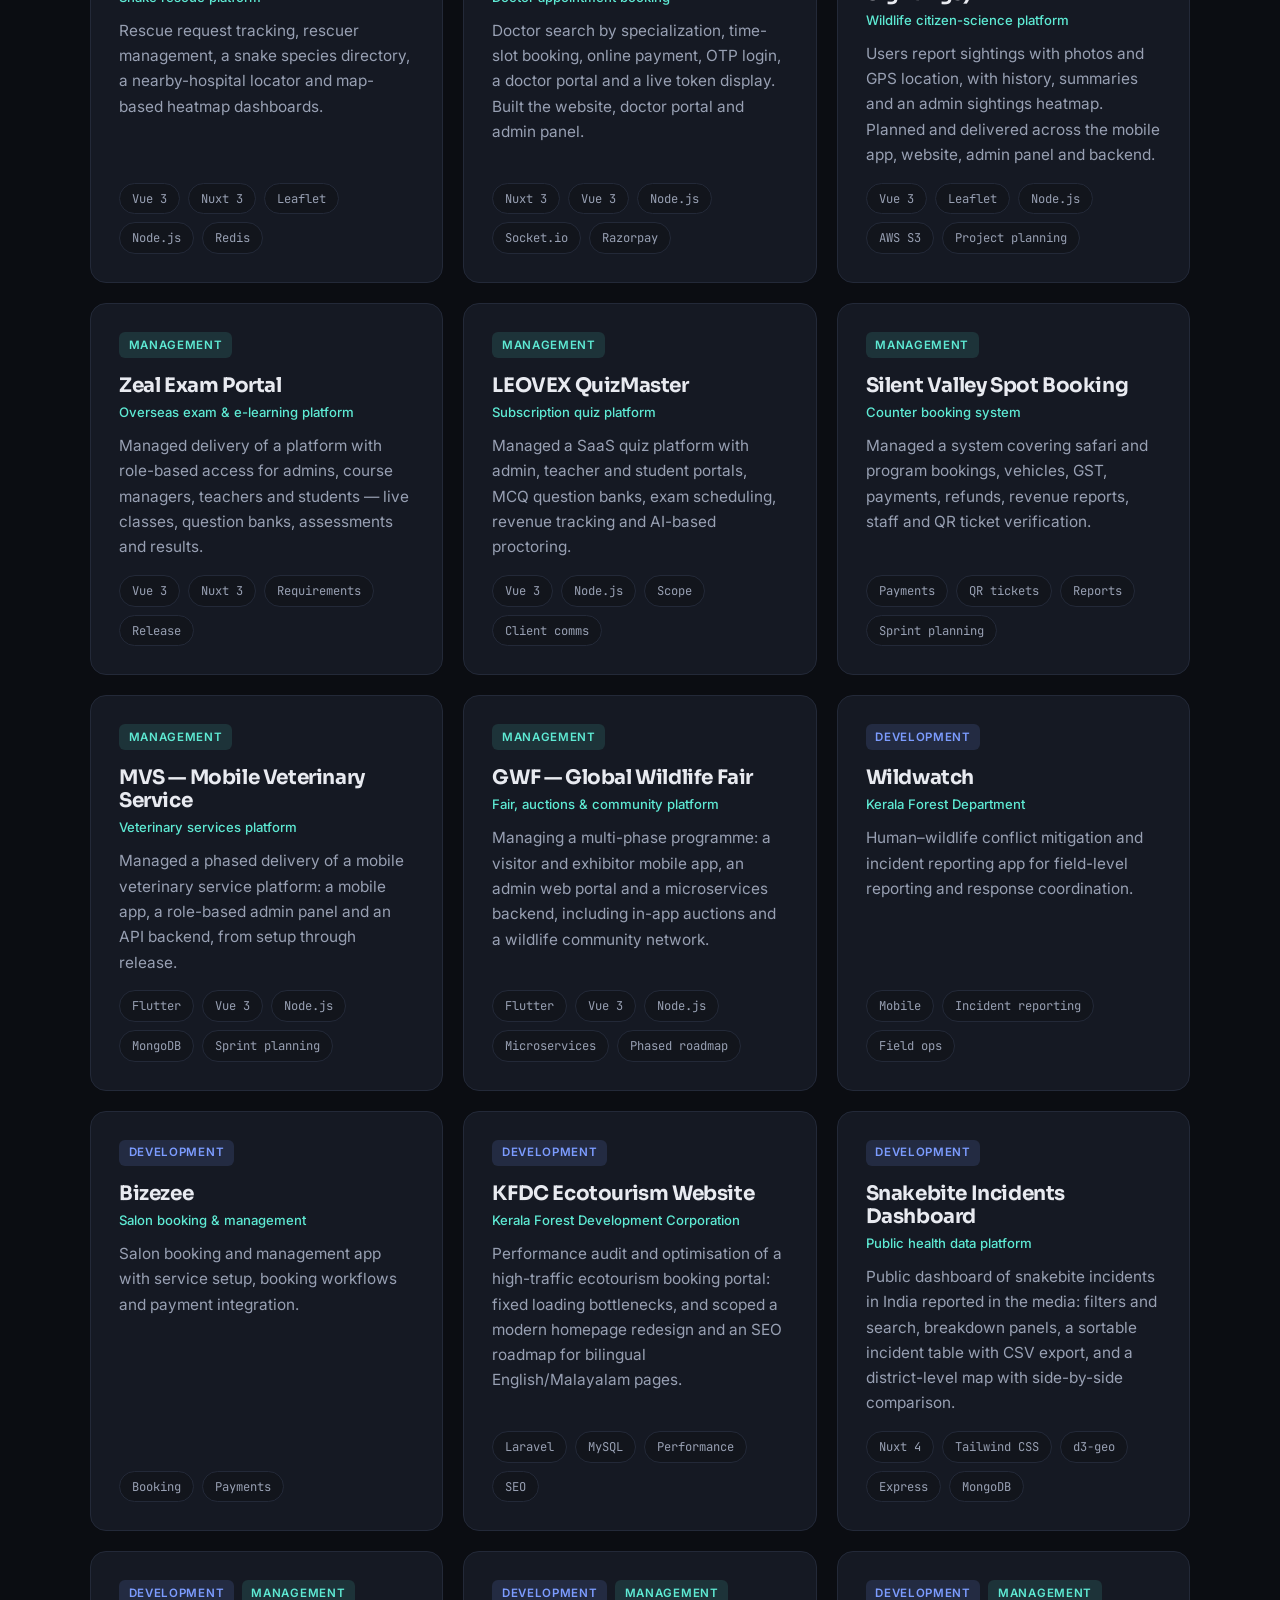
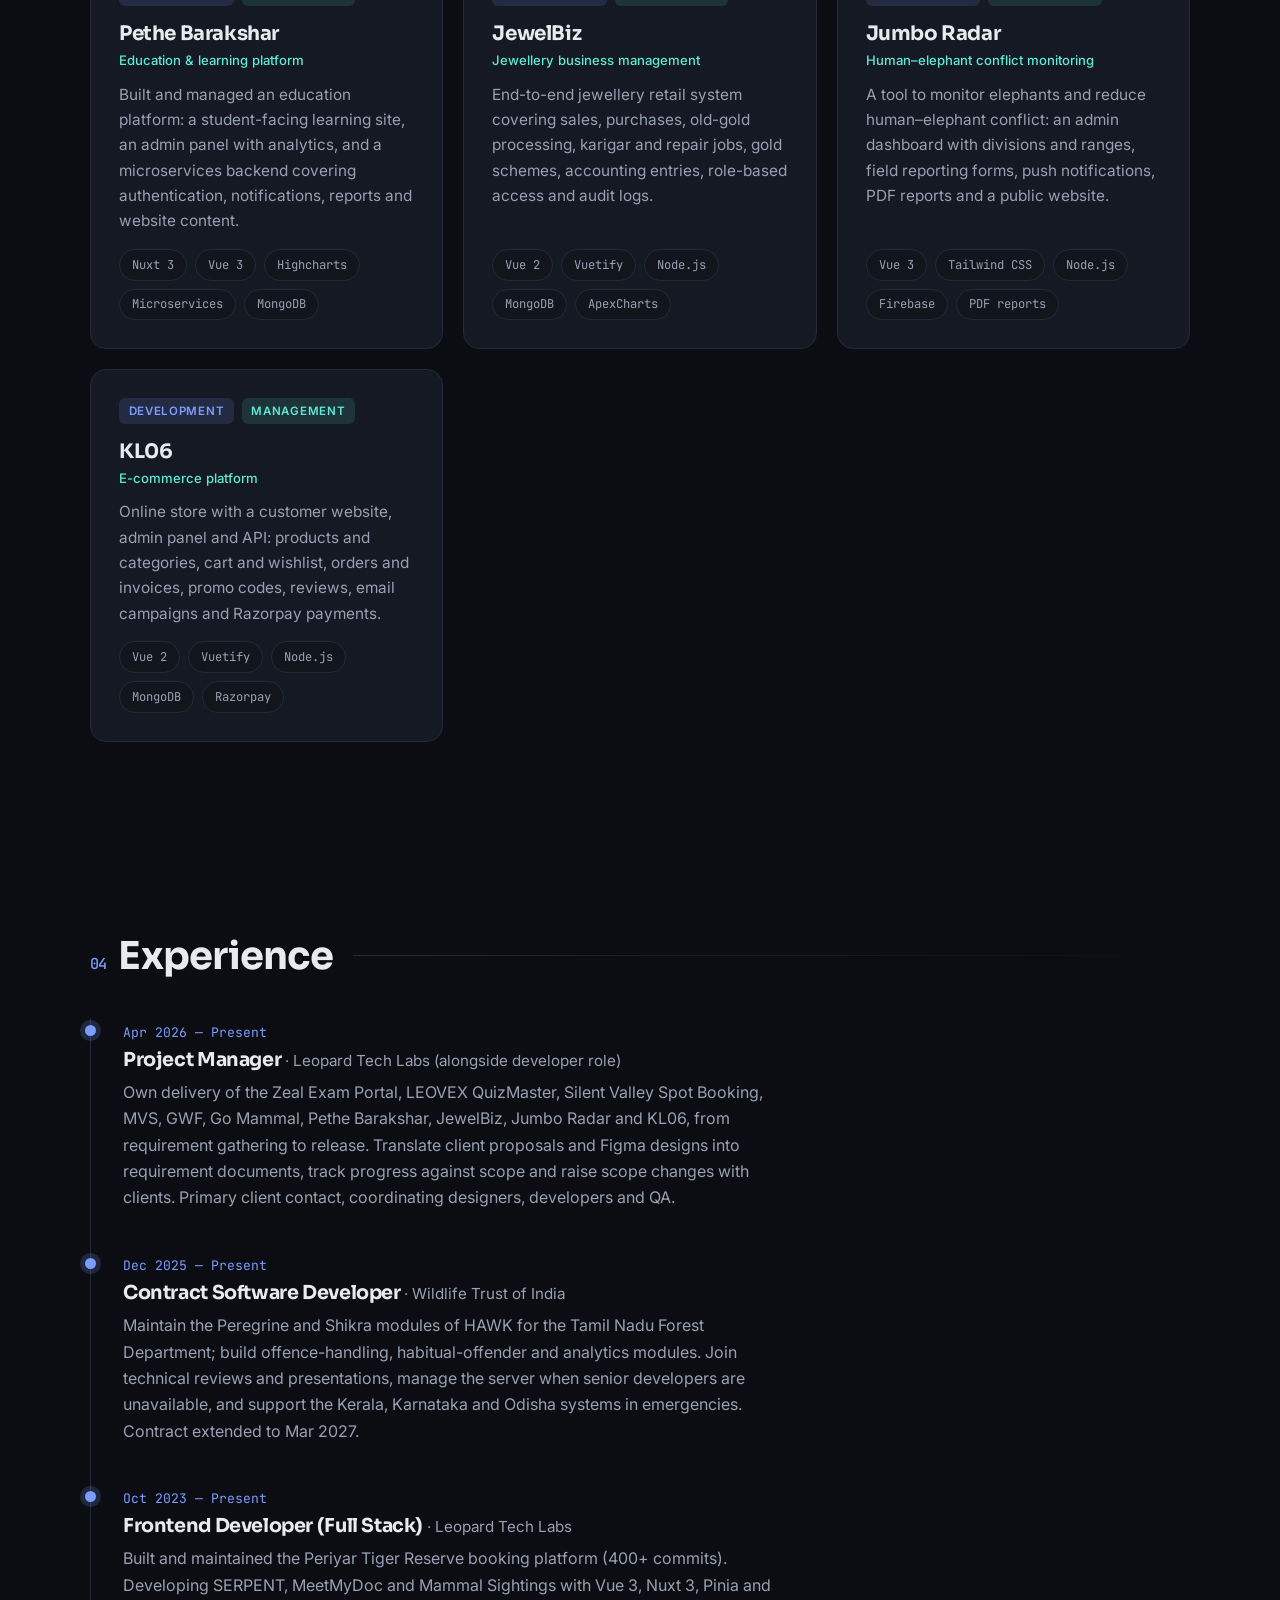
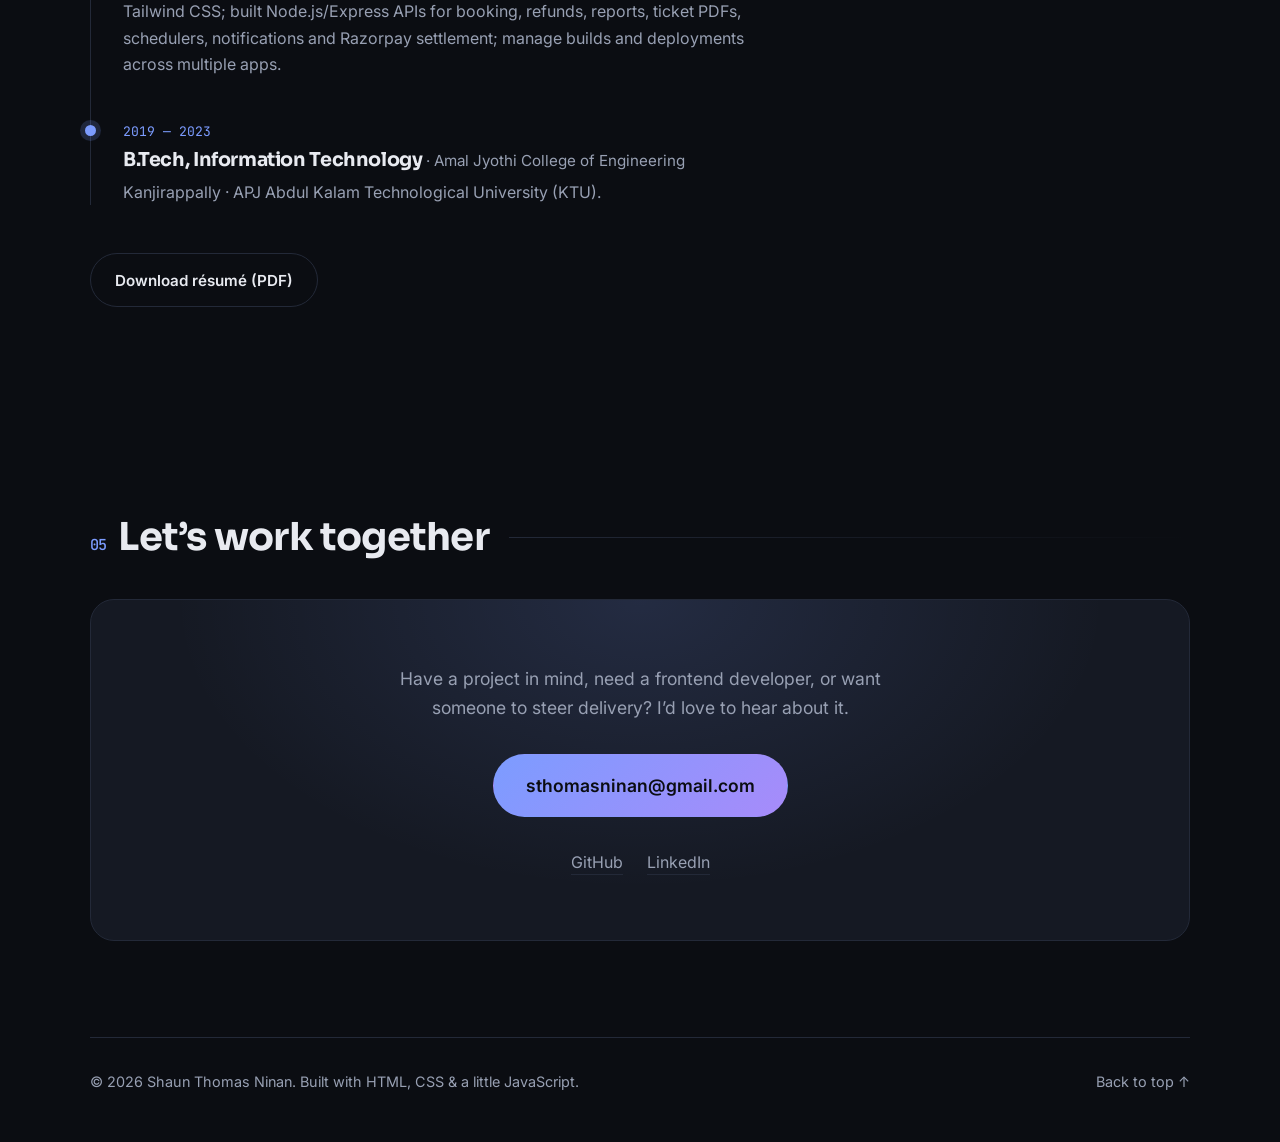
<file: myportfolio/index.html>
<!doctype html>
<html lang="en">
<head>
  <meta charset="utf-8">
  <meta name="viewport" content="width=device-width, initial-scale=1">
  <title>Shaun Thomas Ninan — Frontend Developer & Project Manager</title>
  <meta name="description" content="Portfolio of Shaun Thomas Ninan — frontend developer (Vue, Nuxt, Node.js) and project manager building booking, wildlife and education platforms for government, NGO and commercial clients.">
  <meta name="theme-color" content="#0b0d12">
  <meta property="og:title" content="Shaun Thomas Ninan — Frontend Developer & Project Manager">
  <meta property="og:description" content="I build web platforms and lead the teams that ship them.">
  <meta property="og:type" content="website">
  <link rel="icon" href="data:image/svg+xml,<svg xmlns='http://www.w3.org/2000/svg' viewBox='0 0 100 100'><rect width='100' height='100' rx='24' fill='%230b0d12'/><text x='50' y='68' font-size='56' font-family='sans-serif' font-weight='700' text-anchor='middle' fill='%237c9cff'>ST</text></svg>">
  <link rel="preconnect" href="https://fonts.googleapis.com">
  <link rel="preconnect" href="https://fonts.gstatic.com" crossorigin>
  <link href="https://fonts.googleapis.com/css2?family=Inter:wght@400;500;600&family=Sora:wght@500;600;700&family=JetBrains+Mono:wght@400;500&display=swap" rel="stylesheet">
  <link rel="stylesheet" href="styles.css">
</head>
<body>
  <a class="skip-link" href="#main">Skip to content</a>
  <div class="scroll-progress" aria-hidden="true"></div>
  <div class="cursor-glow" aria-hidden="true"></div>

  <header class="site-header" id="top">
    <nav class="nav container" aria-label="Primary">
      <a class="logo" href="#top" aria-label="Home">ST<span>.</span></a>
      <button class="nav-toggle" aria-expanded="false" aria-controls="nav-links" aria-label="Toggle menu">
        <span></span><span></span>
      </button>
      <ul class="nav-links" id="nav-links">
        <li><a href="#about">About</a></li>
        <li><a href="#skills">Skills</a></li>
        <li><a href="#projects">Projects</a></li>
        <li><a href="#experience">Experience</a></li>
        <li><a class="btn btn-small" href="#contact">Let’s talk</a></li>
      </ul>
    </nav>
  </header>

  <main id="main">
    <!-- HERO -->
    <section class="hero-wrap">
      <div class="hero-bg" aria-hidden="true">
        <span class="blob b1"></span><span class="blob b2"></span><span class="blob b3"></span>
        <div class="grid-lines"></div>
      </div>
    <div class="hero container">
      <p class="eyebrow reveal">Hi, I’m <strong>Shaun Thomas Ninan</strong> 👋</p>
      <h1 aria-label="I build web platforms and lead the teams that ship them.">
        <span class="line" aria-hidden="true"><span style="--i:0">I build web platforms</span></span>
        <span class="line" aria-hidden="true"><span style="--i:1">and <span class="gradient-text">lead the teams</span></span></span>
        <span class="line" aria-hidden="true"><span style="--i:2">that ship them.</span></span>
      </h1>
      <p class="role mono reveal"><span class="prompt">~/shaun $</span> <span id="typed" data-words="frontend developer|project manager|full-stack engineer|Vue &amp; Nuxt builder">frontend developer</span><span class="caret" aria-hidden="true"></span></p>
      <p class="lead reveal">Frontend developer and project manager with full-stack experience, delivering live booking, wildlife-conservation, education and healthcare platforms for government, NGO and commercial clients.</p>
      <div class="hero-actions reveal">
        <a class="btn" href="#projects">View my work</a>
        <a class="btn btn-ghost" href="#contact">Get in touch</a>
      </div>
      <ul class="stats reveal" aria-label="Highlights">
        <li><strong data-count="3" data-suffix="+">3+</strong><span>Years experience</span></li>
        <li><strong data-count="19" data-suffix="+">19+</strong><span>Platforms built or managed</span></li>
        <li><strong data-count="400" data-suffix="+">400+</strong><span>Commits on Periyar Tiger Reserve</span></li>
      </ul>
    </div>
    </section>

    <!-- TECH MARQUEE -->
    <div class="marquee" aria-hidden="true">
      <div class="marquee-track">
        <span>Vue.js</span><span>Nuxt 3</span><span>TypeScript</span><span>Node.js</span><span>Express</span>
        <span>MongoDB</span><span>Tailwind CSS</span><span>Pinia</span><span>Razorpay</span><span>Leaflet</span>
        <span>Socket.io</span><span>AWS S3</span><span>Figma</span><span>Agile / Scrum</span>
      </div>
    </div>

    <!-- ABOUT -->
    <section class="section container" id="about">
      <h2 class="section-title reveal"><span class="mono">01</span> About me</h2>
      <div class="about-grid">
        <div class="about-text reveal">
          <p>I’m a frontend developer who works across the full stack — Vue and Nuxt on the front, Node.js, Express and MongoDB behind them — with production experience on live, revenue-generating booking systems for the <strong>Kerala Forest Department</strong>.</p>
          <p>Since April 2026 I’ve also been a project manager alongside my developer role: gathering requirements, turning client proposals and Figma designs into implementation plans, and coordinating designers, developers and QA to deliver on time.</p>
          <p>I’m also a contract developer with the <strong>Wildlife Trust of India</strong>, helping maintain HAWK, a wildlife crime management system used by forest departments. I take ownership seriously — whether that’s a payment settlement bug or a release date.</p>
        </div>
        <aside class="about-card reveal" aria-label="Quick facts">
          <div class="avatar" aria-hidden="true">ST</div>
          <dl>
            <div><dt>Location</dt><dd>Kottayam, Kerala, India</dd></div>
            <div><dt>Role</dt><dd>Frontend Developer &amp; Project Manager</dd></div>
            <div><dt>Company</dt><dd>Leopard Tech Labs</dd></div>
            <div><dt>Education</dt><dd>B.Tech, Information Technology (2023)</dd></div>
          </dl>
        </aside>
      </div>
    </section>

    <!-- SKILLS -->
    <section class="section container" id="skills">
      <h2 class="section-title reveal"><span class="mono">02</span> Skills</h2>
      <div class="skills-grid">
        <article class="card reveal">
          <h3>Frontend</h3>
          <ul class="chips">
            <li>Vue 2 &amp; 3</li><li>Nuxt 3 (SSR, SEO)</li><li>JavaScript (ES6+)</li><li>TypeScript</li>
            <li>Pinia</li><li>Vuex</li><li>Vue Router</li><li>Vuetify</li><li>Tailwind CSS</li><li>Nuxt UI</li>
            <li>Leaflet</li><li>Google Maps</li><li>ApexCharts</li><li>Highcharts</li><li>Chart.js</li><li>Socket.io</li><li>Vite</li>
          </ul>
        </article>
        <article class="card reveal">
          <h3>Backend &amp; integrations</h3>
          <ul class="chips">
            <li>Node.js</li><li>Express</li><li>MongoDB</li><li>Mongoose</li><li>REST APIs</li>
            <li>JWT &amp; RBAC</li><li>Razorpay</li><li>Refund split-up logic</li><li>Settlement reports</li>
            <li>PDF tickets &amp; QR codes</li><li>Nodemailer</li><li>SMS</li><li>Cron schedulers</li><li>AWS S3</li>
          </ul>
        </article>
        <article class="card reveal">
          <h3>Project management</h3>
          <ul class="chips">
            <li>Requirement gathering</li><li>PRD documentation</li><li>Scope management</li>
            <li>Client &amp; stakeholder comms</li><li>Sprint planning</li><li>Task allocation</li>
            <li>Agile / Scrum</li><li>Figma coordination</li><li>Release management</li><li>Git</li>
          </ul>
        </article>
      </div>
    </section>

    <!-- PROJECTS -->
    <section class="section container" id="projects">
      <h2 class="section-title reveal"><span class="mono">03</span> Selected projects</h2>
      <div class="filters reveal" role="group" aria-label="Filter projects">
        <button class="filter is-active" data-filter="all" aria-pressed="true">All</button>
        <button class="filter" data-filter="dev" aria-pressed="false">Development</button>
        <button class="filter" data-filter="pm" aria-pressed="false">Management</button>
      </div>

      <div class="projects-grid">
        <article class="project card reveal" data-category="dev">
          <div class="project-top"><span class="badge">Development</span></div>
          <h3>Periyar Tiger Reserve Booking Platform</h3>
          <p class="client">Kerala Forest Department</p>
          <p>Live platform for online and counter bookings, kiosks, entrance tickets, cottages, boating and shuttle buses — with cancellations, reschedules, refunds and settlement reports. Built the public website, admin panel and spot-booking app (400+ commits).</p>
          <ul class="tags"><li>Vue</li><li>Vuetify</li><li>Node.js</li><li>MongoDB</li><li>Razorpay</li><li>Socket.io</li></ul>
        </article>

        <article class="project card reveal" data-category="dev">
          <div class="project-top"><span class="badge">Development</span></div>
          <h3>Parambikulam Tiger Reserve</h3>
          <p class="client">Kerala Forest Department</p>
          <p>Eco-tourism booking platform with cart, cancellations with refund split-up, reschedules, bus allocation, an eco-shop and scheduled jobs.</p>
          <ul class="tags"><li>Vue</li><li>Node.js</li><li>MongoDB</li><li>Razorpay</li></ul>
        </article>

        <article class="project card reveal" data-category="dev">
          <div class="project-top"><span class="badge">Development</span><span class="badge badge-alt">Contract</span></div>
          <h3>HAWK — Wildlife Crime Management</h3>
          <p class="client">Wildlife Trust of India · Tamil Nadu Forest Department</p>
          <p>Maintaining the Peregrine and Shikra modules and developing a secure offence-handling module with system-generated legal forms, a habitual-offender database, and reporting &amp; analytics.</p>
          <ul class="tags"><li>Full stack</li><li>Reports</li><li>Analytics</li><li>Server support</li></ul>
        </article>

        <article class="project card reveal" data-category="dev">
          <div class="project-top"><span class="badge">Development</span></div>
          <h3>SERPENT</h3>
          <p class="client">Snake rescue platform</p>
          <p>Rescue request tracking, rescuer management, a snake species directory, a nearby-hospital locator and map-based heatmap dashboards.</p>
          <ul class="tags"><li>Vue 3</li><li>Nuxt 3</li><li>Leaflet</li><li>Node.js</li><li>Redis</li></ul>
        </article>

        <article class="project card reveal" data-category="dev">
          <div class="project-top"><span class="badge">Development</span></div>
          <h3>MeetMyDoc</h3>
          <p class="client">Doctor appointment booking</p>
          <p>Doctor search by specialization, time-slot booking, online payment, OTP login, a doctor portal and a live token display. Built the website, doctor portal and admin panel.</p>
          <ul class="tags"><li>Nuxt 3</li><li>Vue 3</li><li>Node.js</li><li>Socket.io</li><li>Razorpay</li></ul>
        </article>

        <article class="project card reveal" data-category="dev pm">
          <div class="project-top"><span class="badge">Development</span><span class="badge badge-pm">Management</span></div>
          <h3>Go Mammal (Mammal Sightings)</h3>
          <p class="client">Wildlife citizen-science platform</p>
          <p>Users report sightings with photos and GPS location, with history, summaries and an admin sightings heatmap. Planned and delivered across the mobile app, website, admin panel and backend.</p>
          <ul class="tags"><li>Vue 3</li><li>Leaflet</li><li>Node.js</li><li>AWS S3</li><li>Project planning</li></ul>
        </article>

        <article class="project card reveal" data-category="pm">
          <div class="project-top"><span class="badge badge-pm">Management</span></div>
          <h3>Zeal Exam Portal</h3>
          <p class="client">Overseas exam &amp; e-learning platform</p>
          <p>Managed delivery of a platform with role-based access for admins, course managers, teachers and students — live classes, question banks, assessments and results.</p>
          <ul class="tags"><li>Vue 3</li><li>Nuxt 3</li><li>Requirements</li><li>Release</li></ul>
        </article>

        <article class="project card reveal" data-category="pm">
          <div class="project-top"><span class="badge badge-pm">Management</span></div>
          <h3>LEOVEX QuizMaster</h3>
          <p class="client">Subscription quiz platform</p>
          <p>Managed a SaaS quiz platform with admin, teacher and student portals, MCQ question banks, exam scheduling, revenue tracking and AI-based proctoring.</p>
          <ul class="tags"><li>Vue 3</li><li>Node.js</li><li>Scope</li><li>Client comms</li></ul>
        </article>

        <article class="project card reveal" data-category="pm">
          <div class="project-top"><span class="badge badge-pm">Management</span></div>
          <h3>Silent Valley Spot Booking</h3>
          <p class="client">Counter booking system</p>
          <p>Managed a system covering safari and program bookings, vehicles, GST, payments, refunds, revenue reports, staff and QR ticket verification.</p>
          <ul class="tags"><li>Payments</li><li>QR tickets</li><li>Reports</li><li>Sprint planning</li></ul>
        </article>

        <article class="project card reveal" data-category="pm">
          <div class="project-top"><span class="badge badge-pm">Management</span></div>
          <h3>MVS — Mobile Veterinary Service</h3>
          <p class="client">Veterinary services platform</p>
          <p>Managed a phased delivery of a mobile veterinary service platform: a mobile app, a role-based admin panel and an API backend, from setup through release.</p>
          <ul class="tags"><li>Flutter</li><li>Vue 3</li><li>Node.js</li><li>MongoDB</li><li>Sprint planning</li></ul>
        </article>

        <article class="project card reveal" data-category="pm">
          <div class="project-top"><span class="badge badge-pm">Management</span></div>
          <h3>GWF — Global Wildlife Fair</h3>
          <p class="client">Fair, auctions &amp; community platform</p>
          <p>Managing a multi-phase programme: a visitor and exhibitor mobile app, an admin web portal and a microservices backend, including in-app auctions and a wildlife community network.</p>
          <ul class="tags"><li>Flutter</li><li>Vue 3</li><li>Node.js</li><li>Microservices</li><li>Phased roadmap</li></ul>
        </article>

        <article class="project card reveal" data-category="dev">
          <div class="project-top"><span class="badge">Development</span></div>
          <h3>Wildwatch</h3>
          <p class="client">Kerala Forest Department</p>
          <p>Human–wildlife conflict mitigation and incident reporting app for field-level reporting and response coordination.</p>
          <ul class="tags"><li>Mobile</li><li>Incident reporting</li><li>Field ops</li></ul>
        </article>

        <article class="project card reveal" data-category="dev">
          <div class="project-top"><span class="badge">Development</span></div>
          <h3>Bizezee</h3>
          <p class="client">Salon booking &amp; management</p>
          <p>Salon booking and management app with service setup, booking workflows and payment integration.</p>
          <ul class="tags"><li>Booking</li><li>Payments</li></ul>
        </article>

        <article class="project card reveal" data-category="dev">
          <div class="project-top"><span class="badge">Development</span></div>
          <h3>KFDC Ecotourism Website</h3>
          <p class="client">Kerala Forest Development Corporation</p>
          <p>Performance audit and optimisation of a high-traffic ecotourism booking portal: fixed loading bottlenecks, and scoped a modern homepage redesign and an SEO roadmap for bilingual English/Malayalam pages.</p>
          <ul class="tags"><li>Laravel</li><li>MySQL</li><li>Performance</li><li>SEO</li></ul>
        </article>

        <article class="project card reveal" data-category="dev">
          <div class="project-top"><span class="badge">Development</span></div>
          <h3>Snakebite Incidents Dashboard</h3>
          <p class="client">Public health data platform</p>
          <p>Public dashboard of snakebite incidents in India reported in the media: filters and search, breakdown panels, a sortable incident table with CSV export, and a district-level map with side-by-side comparison.</p>
          <ul class="tags"><li>Nuxt 4</li><li>Tailwind CSS</li><li>d3-geo</li><li>Express</li><li>MongoDB</li></ul>
        </article>

        <article class="project card reveal" data-category="dev pm">
          <div class="project-top"><span class="badge">Development</span><span class="badge badge-pm">Management</span></div>
          <h3>Pethe Barakshar</h3>
          <p class="client">Education &amp; learning platform</p>
          <p>Built and managed an education platform: a student-facing learning site, an admin panel with analytics, and a microservices backend covering authentication, notifications, reports and website content.</p>
          <ul class="tags"><li>Nuxt 3</li><li>Vue 3</li><li>Highcharts</li><li>Microservices</li><li>MongoDB</li></ul>
        </article>

        <article class="project card reveal" data-category="dev pm">
          <div class="project-top"><span class="badge">Development</span><span class="badge badge-pm">Management</span></div>
          <h3>JewelBiz</h3>
          <p class="client">Jewellery business management</p>
          <p>End-to-end jewellery retail system covering sales, purchases, old-gold processing, karigar and repair jobs, gold schemes, accounting entries, role-based access and audit logs.</p>
          <ul class="tags"><li>Vue 2</li><li>Vuetify</li><li>Node.js</li><li>MongoDB</li><li>ApexCharts</li></ul>
        </article>

        <article class="project card reveal" data-category="dev pm">
          <div class="project-top"><span class="badge">Development</span><span class="badge badge-pm">Management</span></div>
          <h3>Jumbo Radar</h3>
          <p class="client">Human–elephant conflict monitoring</p>
          <p>A tool to monitor elephants and reduce human–elephant conflict: an admin dashboard with divisions and ranges, field reporting forms, push notifications, PDF reports and a public website.</p>
          <ul class="tags"><li>Vue 3</li><li>Tailwind CSS</li><li>Node.js</li><li>Firebase</li><li>PDF reports</li></ul>
        </article>

        <article class="project card reveal" data-category="dev pm">
          <div class="project-top"><span class="badge">Development</span><span class="badge badge-pm">Management</span></div>
          <h3>KL06</h3>
          <p class="client">E-commerce platform</p>
          <p>Online store with a customer website, admin panel and API: products and categories, cart and wishlist, orders and invoices, promo codes, reviews, email campaigns and Razorpay payments.</p>
          <ul class="tags"><li>Vue 2</li><li>Vuetify</li><li>Node.js</li><li>MongoDB</li><li>Razorpay</li></ul>
        </article>
      </div>
    </section>

    <!-- EXPERIENCE -->
    <section class="section container" id="experience">
      <h2 class="section-title reveal"><span class="mono">04</span> Experience</h2>
      <ol class="timeline">
        <li class="reveal">
          <span class="when mono">Apr 2026 — Present</span>
          <h3>Project Manager <small>· Leopard Tech Labs (alongside developer role)</small></h3>
          <p>Own delivery of the Zeal Exam Portal, LEOVEX QuizMaster, Silent Valley Spot Booking, MVS, GWF, Go Mammal, Pethe Barakshar, JewelBiz, Jumbo Radar and KL06, from requirement gathering to release. Translate client proposals and Figma designs into requirement documents, track progress against scope and raise scope changes with clients. Primary client contact, coordinating designers, developers and QA.</p>
        </li>
        <li class="reveal">
          <span class="when mono">Dec 2025 — Present</span>
          <h3>Contract Software Developer <small>· Wildlife Trust of India</small></h3>
          <p>Maintain the Peregrine and Shikra modules of HAWK for the Tamil Nadu Forest Department; build offence-handling, habitual-offender and analytics modules. Join technical reviews and presentations, manage the server when senior developers are unavailable, and support the Kerala, Karnataka and Odisha systems in emergencies. Contract extended to Mar 2027.</p>
        </li>
        <li class="reveal">
          <span class="when mono">Oct 2023 — Present</span>
          <h3>Frontend Developer (Full Stack) <small>· Leopard Tech Labs</small></h3>
          <p>Built and maintained the Periyar Tiger Reserve booking platform (400+ commits). Developing SERPENT, MeetMyDoc and Mammal Sightings with Vue 3, Nuxt 3, Pinia and Tailwind CSS; built Node.js/Express APIs for booking, refunds, reports, ticket PDFs, schedulers, notifications and Razorpay settlement; manage builds and deployments across multiple apps.</p>
        </li>
        <li class="reveal">
          <span class="when mono">2019 — 2023</span>
          <h3>B.Tech, Information Technology <small>· Amal Jyothi College of Engineering</small></h3>
          <p>Kanjirappally · APJ Abdul Kalam Technological University (KTU).</p>
        </li>
      </ol>
      <p class="resume reveal"><a class="btn btn-ghost" href="resume.pdf" download="Shaun_Thomas_Ninan_Resume.pdf">Download résumé (PDF)</a></p>
    </section>

    <!-- CONTACT -->
    <section class="section container contact" id="contact">
      <h2 class="section-title reveal"><span class="mono">05</span> Let’s work together</h2>
      <div class="contact-card reveal">
        <p>Have a project in mind, need a frontend developer, or want someone to steer delivery? I’d love to hear about it.</p>
        <a class="btn btn-large" href="mailto:sthomasninan@gmail.com">sthomasninan@gmail.com</a>
        <ul class="socials">
          <li><a href="https://github.com/shaunthomasninan" target="_blank" rel="noopener">GitHub</a></li>
          <li><a href="https://www.linkedin.com/in/shaunthomasninan" target="_blank" rel="noopener">LinkedIn</a></li>
        </ul>
      </div>
    </section>
  </main>

  <footer class="site-footer container">
    <p>© <span id="year">2026</span> Shaun Thomas Ninan. Built with HTML, CSS &amp; a little JavaScript.</p>
    <a href="#top">Back to top ↑</a>
  </footer>

  <script src="script.js"></script>
</body>
</html>
</file>
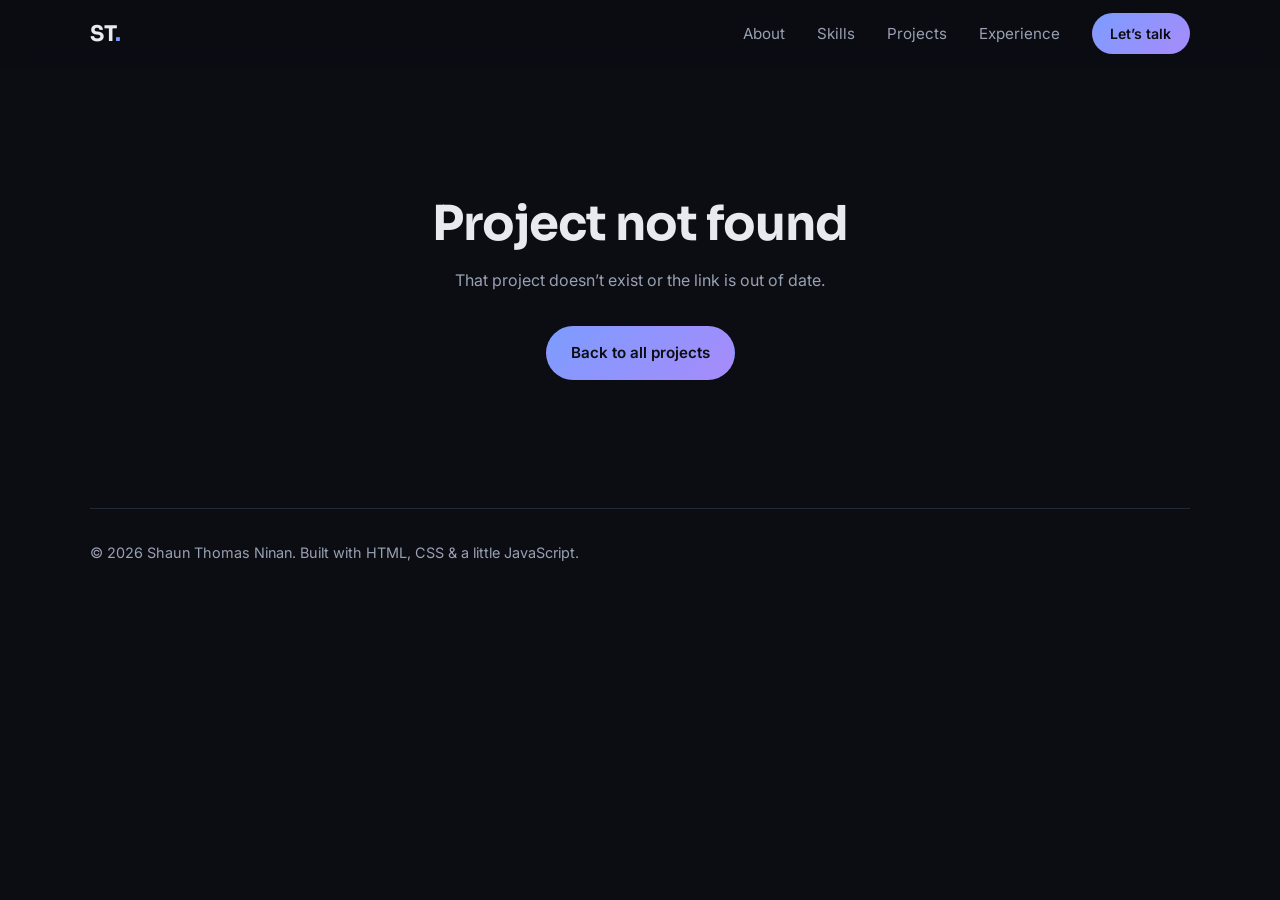
<file: project.html>
<!doctype html>
<html lang="en">
<head>
  <meta charset="utf-8">
  <meta name="viewport" content="width=device-width, initial-scale=1">
  <title>Project — Shaun Thomas Ninan</title>
  <meta name="description" content="Project case study by Shaun Thomas Ninan, frontend developer and project manager.">
  <meta name="theme-color" content="#0b0d12">
  <link rel="icon" href="data:image/svg+xml,<svg xmlns='http://www.w3.org/2000/svg' viewBox='0 0 100 100'><rect width='100' height='100' rx='24' fill='%230b0d12'/><text x='50' y='68' font-size='56' font-family='sans-serif' font-weight='700' text-anchor='middle' fill='%237c9cff'>ST</text></svg>">
  <link rel="preconnect" href="https://fonts.googleapis.com">
  <link rel="preconnect" href="https://fonts.gstatic.com" crossorigin>
  <link href="https://fonts.googleapis.com/css2?family=Inter:wght@400;500;600&family=Sora:wght@500;600;700&family=JetBrains+Mono:wght@400;500&display=swap" rel="stylesheet">
  <link rel="stylesheet" href="styles.css?v=4">
</head>
<body>
  <a class="skip-link" href="#main">Skip to content</a>
  <div class="scroll-progress" aria-hidden="true"></div>
  <div class="cursor-glow" aria-hidden="true"></div>

  <header class="site-header" id="top">
    <nav class="nav container" aria-label="Primary">
      <a class="logo" href="index.html" aria-label="Home">ST<span>.</span></a>
      <button class="nav-toggle" aria-expanded="false" aria-controls="nav-links" aria-label="Toggle menu">
        <span></span><span></span>
      </button>
      <ul class="nav-links" id="nav-links">
        <li><a href="index.html#about">About</a></li>
        <li><a href="index.html#skills">Skills</a></li>
        <li><a href="index.html#projects">Projects</a></li>
        <li><a href="index.html#experience">Experience</a></li>
        <li><a class="btn btn-small" href="index.html#contact">Let’s talk</a></li>
      </ul>
    </nav>
  </header>

  <main id="main"><div id="project-root"></div></main>

  <footer class="site-footer container">
    <p>© <span id="year">2026</span> Shaun Thomas Ninan. Built with HTML, CSS &amp; a little JavaScript.</p>
  </footer>

  <noscript><p class="container" style="padding:2rem 0">This page needs JavaScript to show the project details. <a href="index.html#projects">Back to all projects</a></p></noscript>
  <script src="projects.js?v=4"></script>
  <script src="project-page.js?v=4"></script>
  <script src="script.js?v=4"></script>
</body>
</html>
</file>
<file: styles.css>
/* ---------- Tokens ---------- */
:root {
  --bg: #0b0d12;
  --bg-elev: #12151c;
  --bg-card: #151923;
  --border: #232938;
  --text: #e8eaf0;
  --muted: #98a0b3;
  --accent: #7c9cff;
  --accent-2: #5eead4;
  --radius: 16px;
  --font-body: "Inter", system-ui, -apple-system, "Segoe UI", sans-serif;
  --font-head: "Sora", var(--font-body);
  --font-mono: "JetBrains Mono", ui-monospace, "SF Mono", Menlo, monospace;
  --header-h: 68px;
}

/* ---------- Base ---------- */
*, *::before, *::after { box-sizing: border-box; }
html { scroll-behavior: smooth; scroll-padding-top: calc(var(--header-h) + 12px); }
body {
  margin: 0;
  background: var(--bg);
  color: var(--text);
  font-family: var(--font-body);
  line-height: 1.65;
  -webkit-font-smoothing: antialiased;
  overflow-x: clip;
}
img, svg { max-width: 100%; display: block; }
a { color: inherit; text-decoration: none; }
ul, ol { list-style: none; margin: 0; padding: 0; }
h1, h2, h3 { font-family: var(--font-head); line-height: 1.15; margin: 0; letter-spacing: -0.02em; }
p { margin: 0 0 1em; }
.container { width: min(1100px, 100% - 2.5rem); margin-inline: auto; }
.mono { font-family: var(--font-mono); }

:focus-visible { outline: 2px solid var(--accent); outline-offset: 3px; border-radius: 6px; }
.skip-link {
  position: absolute; left: 1rem; top: -4rem; background: var(--accent); color: #000;
  padding: .6rem 1rem; border-radius: 8px; z-index: 100; transition: top .2s;
}
.skip-link:focus { top: 1rem; }

/* ---------- Header / Nav ---------- */
.site-header {
  position: sticky; top: 0; z-index: 50; height: var(--header-h);
  background: rgba(11, 13, 18, .72);
  backdrop-filter: blur(14px); -webkit-backdrop-filter: blur(14px);
  border-bottom: 1px solid transparent; transition: border-color .3s;
}
.site-header.scrolled { border-color: var(--border); }
.nav { height: 100%; display: flex; align-items: center; justify-content: space-between; }
.logo { font-family: var(--font-head); font-weight: 700; font-size: 1.35rem; }
.logo span { color: var(--accent); }
.nav-links { display: flex; align-items: center; gap: 2rem; }
.nav-links a:not(.btn) { color: var(--muted); font-size: .95rem; transition: color .2s; }
.nav-links a:not(.btn):hover, .nav-links a.active { color: var(--text); }
.nav-toggle { display: none; background: none; border: 0; width: 40px; height: 40px; cursor: pointer; position: relative; }
.nav-toggle span { position: absolute; left: 10px; right: 10px; height: 2px; background: var(--text); transition: transform .25s, top .25s; }
.nav-toggle span:first-child { top: 15px; }
.nav-toggle span:last-child { top: 23px; }
.nav-toggle[aria-expanded="true"] span:first-child { top: 19px; transform: rotate(45deg); }
.nav-toggle[aria-expanded="true"] span:last-child { top: 19px; transform: rotate(-45deg); }

/* ---------- Buttons ---------- */
.btn {
  display: inline-block; padding: .85rem 1.5rem; border-radius: 999px; font-weight: 600; font-size: .95rem;
  background: linear-gradient(135deg, var(--accent), #a78bfa); color: #0b0d12; border: 1px solid transparent;
  transition: transform .2s, box-shadow .2s, background .2s; cursor: pointer;
  transform: translate(var(--tx, 0px), var(--ty, 0px));
}
.btn:hover { transform: translate(var(--tx, 0px), calc(var(--ty, 0px) - 2px)); box-shadow: 0 10px 30px -10px rgba(124, 156, 255, .6); }
.btn-small { padding: .5rem 1.1rem; font-size: .88rem; }
.btn-large { padding: 1rem clamp(1rem, 5vw, 2rem); font-size: clamp(.9rem, 4.4vw, 1.1rem); max-width: 100%; overflow-wrap: anywhere; }
.btn-ghost { background: transparent; color: var(--text); border-color: var(--border); }
.btn-ghost:hover { border-color: var(--accent); box-shadow: none; background: rgba(124, 156, 255, .08); }

/* ---------- Hero ---------- */
.hero-wrap { position: relative; overflow: clip; }
.hero { position: relative; z-index: 1; padding: clamp(4rem, 12vw, 8rem) 0 4rem; }
.hero-bg { position: absolute; inset: 0; pointer-events: none; }
.blob { position: absolute; border-radius: 50%; filter: blur(70px); will-change: transform; }
.b1 { width: 480px; height: 480px; top: -140px; right: 6%; opacity: .5; background: radial-gradient(circle, #7c9cff, transparent 65%); animation: float1 18s ease-in-out infinite alternate; }
.b2 { width: 420px; height: 420px; top: 32%; left: -140px; opacity: .26; background: radial-gradient(circle, #5eead4, transparent 65%); animation: float2 22s ease-in-out infinite alternate; }
.b3 { width: 380px; height: 380px; bottom: -120px; right: -80px; opacity: .34; background: radial-gradient(circle, #a78bfa, transparent 65%); animation: float3 20s ease-in-out infinite alternate; }
.grid-lines {
  position: absolute; inset: 0; opacity: .35;
  background-image: linear-gradient(var(--border) 1px, transparent 1px), linear-gradient(90deg, var(--border) 1px, transparent 1px);
  background-size: 56px 56px;
  -webkit-mask-image: radial-gradient(ellipse at 50% 30%, #000 15%, transparent 70%);
  mask-image: radial-gradient(ellipse at 50% 30%, #000 15%, transparent 70%);
}
@keyframes float1 { to { transform: translate(-80px, 70px) scale(1.15); } }
@keyframes float2 { to { transform: translate(90px, -60px) scale(1.2); } }
@keyframes float3 { to { transform: translate(-60px, -80px) scale(1.1); } }
.eyebrow { color: var(--muted); font-size: 1.05rem; margin-bottom: 1.25rem; }
.eyebrow strong { color: var(--text); }
.hero h1 { font-size: clamp(2.4rem, 6.5vw, 4.6rem); font-weight: 700; margin-bottom: 1.5rem; }
.gradient-text { background: linear-gradient(120deg, var(--accent), var(--accent-2)); -webkit-background-clip: text; background-clip: text; color: transparent; }
.lead { max-width: 60ch; font-size: 1.15rem; color: var(--muted); }
.hero-actions { display: flex; flex-wrap: wrap; gap: 1rem; margin: 2rem 0 3.5rem; }
.stats { display: flex; flex-wrap: wrap; gap: 1rem 3rem; border-top: 1px solid var(--border); padding-top: 2rem; }
.stats strong { display: block; font-family: var(--font-head); font-size: 2.1rem; }
.project p.client { flex: none; font-size: .82rem; color: var(--accent-2); font-weight: 500; margin: 0 0 .6rem; }
.badge-alt { background: rgba(167, 139, 250, .15); color: #c4b5fd; }
.stats span { color: var(--muted); font-size: .9rem; }

/* ---------- Sections ---------- */
.section { padding: clamp(3.5rem, 8vw, 6rem) 0; }
.section-title { font-size: clamp(1.7rem, 3.5vw, 2.4rem); margin-bottom: 2.5rem; display: flex; align-items: baseline; gap: .75rem; }
.section-title .mono { font-size: .95rem; color: var(--accent); font-weight: 500; }

/* About */
.about-grid { display: grid; grid-template-columns: 1.6fr 1fr; gap: 3rem; align-items: start; }
.about-text p { color: var(--muted); font-size: 1.05rem; }
.about-card { background: var(--bg-card); border: 1px solid var(--border); border-radius: var(--radius); padding: 1.75rem; }
.avatar {
  width: 88px; height: 88px; border-radius: 22px; display: grid; place-items: center; margin-bottom: 1.5rem;
  background: linear-gradient(135deg, var(--accent), #a78bfa 60%, var(--accent-2)); color: #0b0d12;
  font-family: var(--font-head); font-weight: 700; font-size: 1.9rem;
}
.about-card dl { margin: 0; display: grid; gap: 1rem; }
.about-card dt { font-size: .78rem; text-transform: uppercase; letter-spacing: .08em; color: var(--muted); }
.about-card dd { margin: .1rem 0 0; font-weight: 500; }
.status { display: flex; align-items: center; gap: .5rem; }
.status i { width: 8px; height: 8px; border-radius: 50%; background: #34d399; box-shadow: 0 0 0 4px rgba(52, 211, 153, .2); }

/* Cards / Skills */
.card { background: var(--bg-card); border: 1px solid var(--border); border-radius: var(--radius); padding: 1.75rem; transition: transform .25s, border-color .25s; }
.card:hover { transform: translateY(-4px); border-color: rgba(124, 156, 255, .5); }
.skills-grid { display: grid; grid-template-columns: repeat(auto-fit, minmax(280px, 1fr)); gap: 1.25rem; }
.skills-grid h3 { font-size: 1.15rem; margin-bottom: 1.1rem; }
.chips, .tags { display: flex; flex-wrap: wrap; gap: .5rem; }
.chips li, .tags li {
  font-size: .85rem; padding: .3rem .75rem; border-radius: 999px;
  background: var(--bg-elev); border: 1px solid var(--border); color: var(--muted);
}
.tags li { font-family: var(--font-mono); font-size: .76rem; }

/* Projects */
.filters { display: flex; flex-wrap: wrap; gap: .6rem; margin: -1rem 0 2rem; }
.filter {
  font: inherit; font-size: .9rem; padding: .45rem 1.1rem; border-radius: 999px; cursor: pointer;
  background: transparent; color: var(--muted); border: 1px solid var(--border); transition: all .2s;
}
.filter:hover { color: var(--text); border-color: var(--accent); }
.filter.is-active { background: var(--accent); color: #0b0d12; border-color: var(--accent); font-weight: 600; }
.projects-grid { display: grid; grid-template-columns: repeat(auto-fill, minmax(320px, 1fr)); gap: 1.25rem; }
.project { display: flex; flex-direction: column; }
.project[hidden] { display: none; }
.project h3 { font-size: 1.25rem; margin: 1rem 0 .3rem; }
.project p { color: var(--muted); font-size: .96rem; flex: 1; }
.project-top { display: flex; align-items: center; gap: .5rem; }
.icon-link { margin-left: auto; width: 34px; height: 34px; display: grid; place-items: center; border-radius: 50%; border: 1px solid var(--border); transition: all .2s; }
.icon-link:hover { background: var(--accent); color: #0b0d12; border-color: var(--accent); }
.badge { font-size: .72rem; font-weight: 600; text-transform: uppercase; letter-spacing: .06em; padding: .22rem .6rem; border-radius: 6px; background: rgba(124, 156, 255, .14); color: var(--accent); }
.badge-pm { background: rgba(94, 234, 212, .12); color: var(--accent-2); }

/* Timeline */
.timeline { position: relative; padding-left: 2rem; border-left: 1px solid var(--border); display: grid; gap: 2.5rem; }
.timeline li { position: relative; }
.timeline li::before {
  content: ""; position: absolute; left: calc(-2rem - 6px); top: .45rem; width: 11px; height: 11px; border-radius: 50%;
  background: var(--bg); border: 2px solid var(--accent);
}
.when { font-size: .82rem; color: var(--accent); }
.timeline h3 { font-size: 1.2rem; margin: .3rem 0 .5rem; }
.timeline h3 small { font-family: var(--font-body); font-weight: 400; color: var(--muted); font-size: .95rem; letter-spacing: 0; }
.timeline p { color: var(--muted); max-width: 65ch; margin: 0; }
.resume { margin-top: 3rem; }

/* Contact */
.contact-card {
  text-align: center; padding: clamp(2rem, 6vw, 4rem) 1.5rem; border-radius: 24px;
  background: radial-gradient(ellipse at top, rgba(124, 156, 255, .14), transparent 60%), var(--bg-card);
  border: 1px solid var(--border);
}
.contact-card p { color: var(--muted); max-width: 48ch; margin: 0 auto 2rem; font-size: 1.1rem; }
.socials { display: flex; justify-content: center; flex-wrap: wrap; gap: 1.5rem; margin-top: 2rem; }
.socials a { color: var(--muted); border-bottom: 1px solid var(--border); padding-bottom: 2px; transition: all .2s; }
.socials a:hover { color: var(--accent); border-color: var(--accent); }

/* Footer */
.site-footer { display: flex; justify-content: space-between; flex-wrap: wrap; gap: 1rem; padding: 2rem 0 3rem; border-top: 1px solid var(--border); color: var(--muted); font-size: .9rem; }
.site-footer p { margin: 0; }
.site-footer a:hover { color: var(--accent); }

/* ---------- Reveal animation ---------- */
.js .reveal { opacity: 0; transform: translateY(24px); transition: opacity .7s ease, transform .7s ease; }
.js .reveal.in { opacity: 1; transform: none; }

/* ---------- Motion & polish ---------- */
/* Headline: lines slide up from a mask */
.hero h1 .line { display: block; overflow: hidden; padding-bottom: .1em; margin-bottom: -.1em; }
.hero h1 .line > span {
  display: inline-block; transform: translateY(115%);
  animation: lineUp .9s cubic-bezier(.2, .8, .2, 1) forwards;
  animation-delay: calc(var(--i) * 130ms + 150ms);
}
@keyframes lineUp { to { transform: none; } }
.gradient-text {
  background-image: linear-gradient(120deg, var(--accent), var(--accent-2), var(--accent));
  background-size: 200% 100%; animation: shimmer 6s linear infinite;
}
@keyframes shimmer { to { background-position: -200% 0; } }

/* Typed role line */
.role { font-size: 1rem; color: var(--text); margin: 0 0 1.25rem; min-height: 1.6em; }
.role .prompt { color: var(--accent-2); margin-right: .4rem; }
.caret { display: inline-block; width: 2px; height: 1.1em; margin-left: 3px; vertical-align: -.2em; background: var(--accent); animation: blink 1s steps(1) infinite; }
@keyframes blink { 50% { opacity: 0; } }

/* Scroll progress bar */
.scroll-progress {
  position: fixed; top: 0; left: 0; width: 100%; height: 3px; z-index: 60;
  transform-origin: 0 50%; transform: scaleX(var(--p, 0));
  background: linear-gradient(90deg, var(--accent), var(--accent-2));
}

/* Cursor spotlight (fine pointers only; enabled by JS) */
.cursor-glow {
  position: fixed; left: 0; top: 0; width: 540px; height: 540px; margin: -270px 0 0 -270px; z-index: -1;
  border-radius: 50%; pointer-events: none; opacity: 0; transition: opacity .4s;
  background: radial-gradient(circle, rgba(124, 156, 255, .13), transparent 60%);
  transform: translate3d(var(--cx, -999px), var(--cy, -999px), 0);
}
.cursor-glow.on { opacity: 1; }

/* Tech marquee */
.marquee {
  overflow: hidden; border-block: 1px solid var(--border); background: var(--bg-elev); padding: 1rem 0;
  -webkit-mask-image: linear-gradient(90deg, transparent, #000 10%, #000 90%, transparent);
  mask-image: linear-gradient(90deg, transparent, #000 10%, #000 90%, transparent);
}
.marquee-track { display: flex; width: max-content; animation: marquee 40s linear infinite; }
.marquee:hover .marquee-track { animation-play-state: paused; }
.marquee span { position: relative; padding-right: 3.5rem; white-space: nowrap; font-family: var(--font-mono); font-size: .9rem; color: var(--muted); }
.marquee span::after { content: "✦"; position: absolute; right: 1.4rem; color: var(--accent); opacity: .6; }
@keyframes marquee { to { transform: translateX(-50%); } }

/* Section title: trailing line draws in */
.section-title::after {
  content: ""; flex: 1; height: 1px; align-self: center; margin-left: .5rem;
  background: linear-gradient(90deg, var(--border), transparent);
}
.js .section-title::after { transform: scaleX(0); transform-origin: left; transition: transform 1.1s .25s cubic-bezier(.2, .8, .2, 1); }
.js .section-title.in::after { transform: scaleX(1); }

/* Nav link underline */
.nav-links a:not(.btn) { position: relative; padding: .25rem 0; }
.nav-links a:not(.btn)::after {
  content: ""; position: absolute; left: 0; right: 0; bottom: -2px; height: 2px; border-radius: 2px;
  background: linear-gradient(90deg, var(--accent), var(--accent-2));
  transform: scaleX(0); transform-origin: left; transition: transform .3s;
}
.nav-links a:not(.btn):hover::after, .nav-links a.active::after { transform: scaleX(1); }

/* Cards: mouse-follow spotlight */
.card { position: relative; overflow: hidden; }
.card::before {
  content: ""; position: absolute; inset: 0; pointer-events: none; opacity: 0; transition: opacity .3s;
  background: radial-gradient(380px circle at var(--mx, 50%) var(--my, 50%), rgba(124, 156, 255, .15), transparent 45%);
}
.card:hover::before { opacity: 1; }
.card:hover { box-shadow: 0 18px 40px -22px rgba(124, 156, 255, .45); }
.chips li, .tags li { transition: color .2s, border-color .2s, transform .2s, background .2s; }
.chips li:hover { color: var(--text); border-color: var(--accent); background: rgba(124, 156, 255, .1); transform: translateY(-2px); }

/* Avatar: glowing spinning ring + gentle float */
.about-card { position: relative; isolation: isolate; }
.avatar { position: relative; animation: bob 5s ease-in-out infinite; }
.avatar::before {
  content: ""; position: absolute; inset: -5px; border-radius: 26px; z-index: -1; opacity: .75; filter: blur(9px);
  background: conic-gradient(from 0deg, var(--accent), var(--accent-2), #a78bfa, var(--accent));
  animation: spin 7s linear infinite;
}
@keyframes bob { 50% { transform: translateY(-6px); } }
@keyframes spin { to { transform: rotate(360deg); } }

/* Timeline: line fills as you scroll, dots pulse when revealed */
.timeline::after {
  content: ""; position: absolute; left: -1px; top: 0; width: 2px; height: var(--tl, 0%);
  background: linear-gradient(var(--accent), var(--accent-2)); border-radius: 2px;
}
.timeline li::before { transition: background .4s, box-shadow .4s; }
.timeline li.in::before { background: var(--accent); box-shadow: 0 0 0 5px rgba(124, 156, 255, .18); }

/* Hero stats shine */
.stats strong { background: linear-gradient(120deg, var(--text), var(--accent)); -webkit-background-clip: text; background-clip: text; color: transparent; }

/* ---------- Project cards link to case studies ---------- */
.card-link { color: inherit; }
.card-link::after { content: ""; position: absolute; inset: 0; z-index: 1; }
.card-link:focus-visible { outline: none; }
.project { cursor: pointer; }
.project:focus-within { border-color: var(--accent); }
.project:hover h3 { color: var(--accent); }
.project h3 { transition: color .2s; }
.project .more { display: inline-flex; align-items: center; gap: .4rem; margin-top: 1.1rem; font-size: .88rem; font-weight: 600; color: var(--accent); }
.project .more i { font-style: normal; transition: transform .25s; }
.project:hover .more i { transform: translateX(5px); }

/* ---------- Project detail pages ---------- */
.proj-hero { position: relative; z-index: 1; padding: clamp(3rem, 8vw, 5.5rem) 0 2.5rem; }
.crumb { display: inline-flex; align-items: center; gap: .4rem; margin-bottom: 1.75rem; color: var(--muted); font-size: .9rem; transition: color .2s; }
.crumb:hover { color: var(--accent); }
.proj-hero .badges { display: flex; flex-wrap: wrap; gap: .5rem; margin-bottom: 1rem; }
.proj-hero h1 { font-size: clamp(2rem, 5.5vw, 3.6rem); font-weight: 700; margin-bottom: .6rem; overflow-wrap: anywhere; }
.proj-hero .client { color: var(--accent-2); font-weight: 500; margin-bottom: 1.25rem; }
.proj-hero .lead { margin-bottom: 1.5rem; }
.facts { display: grid; grid-template-columns: repeat(auto-fit, minmax(200px, 1fr)); gap: 1rem 2rem; margin: 2.25rem 0 0; padding-top: 1.75rem; border-top: 1px solid var(--border); }
.facts dt { font-size: .78rem; text-transform: uppercase; letter-spacing: .08em; color: var(--muted); }
.facts dd { margin: .15rem 0 0; font-weight: 500; }

.proj-section { padding: clamp(1.75rem, 4.5vw, 3rem) 0; }
.proj-section .section-title { margin-bottom: 1.75rem; }
.role-card { max-width: 75ch; }
.role-card p { margin: 0; color: var(--muted); font-size: 1.05rem; }
.module-grid { display: grid; grid-template-columns: repeat(auto-fit, minmax(240px, 1fr)); gap: 1.1rem; }
.module-grid h3 { font-size: 1.05rem; margin-bottom: .5rem; }
.module-grid p { margin: 0; color: var(--muted); font-size: .95rem; }
.feature-grid { display: grid; grid-template-columns: repeat(auto-fill, minmax(260px, 1fr)); gap: 1.1rem; }
.feature .num { display: block; margin-bottom: .6rem; font-size: .78rem; color: var(--accent); }
.feature h3 { font-size: 1.02rem; margin-bottom: .45rem; }
.feature p { margin: 0; color: var(--muted); font-size: .94rem; }

.steps { display: grid; gap: 1.5rem; }
.steps li { position: relative; display: grid; grid-template-columns: auto 1fr; gap: 1.1rem; align-items: start; }
.steps li:not(:last-child)::before { content: ""; position: absolute; left: 20.5px; top: 42px; bottom: -1.5rem; width: 1px; background: var(--border); }
.step-num {
  position: relative; z-index: 1; width: 42px; height: 42px; border-radius: 50%; display: grid; place-items: center;
  font-size: .8rem; color: var(--accent); background: var(--bg-card); border: 1px solid var(--border);
}
.steps h3 { font-size: 1.05rem; margin: .5rem 0 .3rem; }
.steps p { margin: 0; color: var(--muted); max-width: 65ch; }

.highlights { max-width: 75ch; }
.highlights li { position: relative; padding-left: 1.6rem; margin-bottom: .85rem; color: var(--muted); }
.highlights li::before { content: "▹"; position: absolute; left: 0; color: var(--accent); }

.proj-nav { display: grid; grid-template-columns: 1fr 1fr; gap: 1.25rem; }
.proj-nav a { display: flex; flex-direction: column; gap: .35rem; }
.proj-nav .mono { font-size: .78rem; color: var(--muted); }
.proj-nav strong { font-family: var(--font-head); font-size: 1.05rem; }
.proj-nav .next { text-align: right; align-items: flex-end; }
.proj-cta { display: flex; justify-content: center; flex-wrap: wrap; gap: 1rem; margin: 2.5rem 0 0; }
.proj-missing { padding: clamp(4rem, 12vw, 8rem) 0; text-align: center; }
.proj-missing h1 { font-size: clamp(2rem, 5vw, 3rem); margin-bottom: 1rem; }
.proj-missing p { color: var(--muted); margin-bottom: 2rem; }

/* ---------- Responsive ---------- */
@media (max-width: 800px) {
  .site-footer { justify-content: center; text-align: center; }
  .proj-nav { grid-template-columns: 1fr; }
  .proj-nav .next { text-align: left; align-items: flex-start; }
  .about-grid { grid-template-columns: 1fr; gap: 2rem; }
  .nav-toggle { display: block; }
  .nav-links {
    position: absolute; top: var(--header-h); left: 0; right: 0; flex-direction: column; align-items: stretch; gap: 0;
    background: var(--bg-elev); border-bottom: 1px solid var(--border); padding: .5rem 1.25rem 1.25rem;
    transform: translateY(-8px); opacity: 0; visibility: hidden; transition: all .2s;
  }
  .nav-links.open { transform: none; opacity: 1; visibility: visible; }
  .nav-links li { padding: .75rem 0; border-bottom: 1px solid var(--border); }
  .nav-links li:last-child { border: 0; padding-bottom: 0; }
  .nav-links .btn { display: block; text-align: center; }
  .projects-grid { grid-template-columns: 1fr; }
}

@media (prefers-reduced-motion: reduce) {
  html { scroll-behavior: auto; }
  *, *::before, *::after { transition-duration: .01ms !important; animation-duration: .01ms !important; }
  .js .reveal { opacity: 1; transform: none; }
  .blob, .marquee-track, .avatar, .avatar::before, .caret, .gradient-text { animation: none !important; }
  .hero h1 .line > span { transform: none; animation: none; }
  .marquee-track { flex-wrap: wrap; width: auto; justify-content: center; row-gap: .5rem; }
  .js .section-title::after { transform: none; }
  .cursor-glow { display: none; }
}
</file>
<file: myportfolio/styles.css>
/* ---------- Tokens ---------- */
:root {
  --bg: #0b0d12;
  --bg-elev: #12151c;
  --bg-card: #151923;
  --border: #232938;
  --text: #e8eaf0;
  --muted: #98a0b3;
  --accent: #7c9cff;
  --accent-2: #5eead4;
  --radius: 16px;
  --font-body: "Inter", system-ui, -apple-system, "Segoe UI", sans-serif;
  --font-head: "Sora", var(--font-body);
  --font-mono: "JetBrains Mono", ui-monospace, "SF Mono", Menlo, monospace;
  --header-h: 68px;
}

/* ---------- Base ---------- */
*, *::before, *::after { box-sizing: border-box; }
html { scroll-behavior: smooth; scroll-padding-top: calc(var(--header-h) + 12px); }
body {
  margin: 0;
  background: var(--bg);
  color: var(--text);
  font-family: var(--font-body);
  line-height: 1.65;
  -webkit-font-smoothing: antialiased;
  overflow-x: clip;
}
img, svg { max-width: 100%; display: block; }
a { color: inherit; text-decoration: none; }
ul, ol { list-style: none; margin: 0; padding: 0; }
h1, h2, h3 { font-family: var(--font-head); line-height: 1.15; margin: 0; letter-spacing: -0.02em; }
p { margin: 0 0 1em; }
.container { width: min(1100px, 100% - 2.5rem); margin-inline: auto; }
.mono { font-family: var(--font-mono); }

:focus-visible { outline: 2px solid var(--accent); outline-offset: 3px; border-radius: 6px; }
.skip-link {
  position: absolute; left: 1rem; top: -4rem; background: var(--accent); color: #000;
  padding: .6rem 1rem; border-radius: 8px; z-index: 100; transition: top .2s;
}
.skip-link:focus { top: 1rem; }

/* ---------- Header / Nav ---------- */
.site-header {
  position: sticky; top: 0; z-index: 50; height: var(--header-h);
  background: rgba(11, 13, 18, .72);
  backdrop-filter: blur(14px); -webkit-backdrop-filter: blur(14px);
  border-bottom: 1px solid transparent; transition: border-color .3s;
}
.site-header.scrolled { border-color: var(--border); }
.nav { height: 100%; display: flex; align-items: center; justify-content: space-between; }
.logo { font-family: var(--font-head); font-weight: 700; font-size: 1.35rem; }
.logo span { color: var(--accent); }
.nav-links { display: flex; align-items: center; gap: 2rem; }
.nav-links a:not(.btn) { color: var(--muted); font-size: .95rem; transition: color .2s; }
.nav-links a:not(.btn):hover, .nav-links a.active { color: var(--text); }
.nav-toggle { display: none; background: none; border: 0; width: 40px; height: 40px; cursor: pointer; position: relative; }
.nav-toggle span { position: absolute; left: 10px; right: 10px; height: 2px; background: var(--text); transition: transform .25s, top .25s; }
.nav-toggle span:first-child { top: 15px; }
.nav-toggle span:last-child { top: 23px; }
.nav-toggle[aria-expanded="true"] span:first-child { top: 19px; transform: rotate(45deg); }
.nav-toggle[aria-expanded="true"] span:last-child { top: 19px; transform: rotate(-45deg); }

/* ---------- Buttons ---------- */
.btn {
  display: inline-block; padding: .85rem 1.5rem; border-radius: 999px; font-weight: 600; font-size: .95rem;
  background: linear-gradient(135deg, var(--accent), #a78bfa); color: #0b0d12; border: 1px solid transparent;
  transition: transform .2s, box-shadow .2s, background .2s; cursor: pointer;
  transform: translate(var(--tx, 0px), var(--ty, 0px));
}
.btn:hover { transform: translate(var(--tx, 0px), calc(var(--ty, 0px) - 2px)); box-shadow: 0 10px 30px -10px rgba(124, 156, 255, .6); }
.btn-small { padding: .5rem 1.1rem; font-size: .88rem; }
.btn-large { padding: 1rem 2rem; font-size: 1.1rem; }
.btn-ghost { background: transparent; color: var(--text); border-color: var(--border); }
.btn-ghost:hover { border-color: var(--accent); box-shadow: none; background: rgba(124, 156, 255, .08); }

/* ---------- Hero ---------- */
.hero-wrap { position: relative; overflow: clip; }
.hero { position: relative; z-index: 1; padding: clamp(4rem, 12vw, 8rem) 0 4rem; }
.hero-bg { position: absolute; inset: 0; pointer-events: none; }
.blob { position: absolute; border-radius: 50%; filter: blur(70px); will-change: transform; }
.b1 { width: 480px; height: 480px; top: -140px; right: 6%; opacity: .5; background: radial-gradient(circle, #7c9cff, transparent 65%); animation: float1 18s ease-in-out infinite alternate; }
.b2 { width: 420px; height: 420px; top: 32%; left: -140px; opacity: .26; background: radial-gradient(circle, #5eead4, transparent 65%); animation: float2 22s ease-in-out infinite alternate; }
.b3 { width: 380px; height: 380px; bottom: -120px; right: -80px; opacity: .34; background: radial-gradient(circle, #a78bfa, transparent 65%); animation: float3 20s ease-in-out infinite alternate; }
.grid-lines {
  position: absolute; inset: 0; opacity: .35;
  background-image: linear-gradient(var(--border) 1px, transparent 1px), linear-gradient(90deg, var(--border) 1px, transparent 1px);
  background-size: 56px 56px;
  -webkit-mask-image: radial-gradient(ellipse at 50% 30%, #000 15%, transparent 70%);
  mask-image: radial-gradient(ellipse at 50% 30%, #000 15%, transparent 70%);
}
@keyframes float1 { to { transform: translate(-80px, 70px) scale(1.15); } }
@keyframes float2 { to { transform: translate(90px, -60px) scale(1.2); } }
@keyframes float3 { to { transform: translate(-60px, -80px) scale(1.1); } }
.eyebrow { color: var(--muted); font-size: 1.05rem; margin-bottom: 1.25rem; }
.eyebrow strong { color: var(--text); }
.hero h1 { font-size: clamp(2.4rem, 6.5vw, 4.6rem); font-weight: 700; margin-bottom: 1.5rem; }
.gradient-text { background: linear-gradient(120deg, var(--accent), var(--accent-2)); -webkit-background-clip: text; background-clip: text; color: transparent; }
.lead { max-width: 60ch; font-size: 1.15rem; color: var(--muted); }
.hero-actions { display: flex; flex-wrap: wrap; gap: 1rem; margin: 2rem 0 3.5rem; }
.stats { display: flex; flex-wrap: wrap; gap: 1rem 3rem; border-top: 1px solid var(--border); padding-top: 2rem; }
.stats strong { display: block; font-family: var(--font-head); font-size: 2.1rem; }
.project p.client { flex: none; font-size: .82rem; color: var(--accent-2); font-weight: 500; margin: 0 0 .6rem; }
.badge-alt { background: rgba(167, 139, 250, .15); color: #c4b5fd; }
.stats span { color: var(--muted); font-size: .9rem; }

/* ---------- Sections ---------- */
.section { padding: clamp(3.5rem, 8vw, 6rem) 0; }
.section-title { font-size: clamp(1.7rem, 3.5vw, 2.4rem); margin-bottom: 2.5rem; display: flex; align-items: baseline; gap: .75rem; }
.section-title .mono { font-size: .95rem; color: var(--accent); font-weight: 500; }

/* About */
.about-grid { display: grid; grid-template-columns: 1.6fr 1fr; gap: 3rem; align-items: start; }
.about-text p { color: var(--muted); font-size: 1.05rem; }
.about-card { background: var(--bg-card); border: 1px solid var(--border); border-radius: var(--radius); padding: 1.75rem; }
.avatar {
  width: 88px; height: 88px; border-radius: 22px; display: grid; place-items: center; margin-bottom: 1.5rem;
  background: linear-gradient(135deg, var(--accent), #a78bfa 60%, var(--accent-2)); color: #0b0d12;
  font-family: var(--font-head); font-weight: 700; font-size: 1.9rem;
}
.about-card dl { margin: 0; display: grid; gap: 1rem; }
.about-card dt { font-size: .78rem; text-transform: uppercase; letter-spacing: .08em; color: var(--muted); }
.about-card dd { margin: .1rem 0 0; font-weight: 500; }
.status { display: flex; align-items: center; gap: .5rem; }
.status i { width: 8px; height: 8px; border-radius: 50%; background: #34d399; box-shadow: 0 0 0 4px rgba(52, 211, 153, .2); }

/* Cards / Skills */
.card { background: var(--bg-card); border: 1px solid var(--border); border-radius: var(--radius); padding: 1.75rem; transition: transform .25s, border-color .25s; }
.card:hover { transform: translateY(-4px); border-color: rgba(124, 156, 255, .5); }
.skills-grid { display: grid; grid-template-columns: repeat(auto-fit, minmax(280px, 1fr)); gap: 1.25rem; }
.skills-grid h3 { font-size: 1.15rem; margin-bottom: 1.1rem; }
.chips, .tags { display: flex; flex-wrap: wrap; gap: .5rem; }
.chips li, .tags li {
  font-size: .85rem; padding: .3rem .75rem; border-radius: 999px;
  background: var(--bg-elev); border: 1px solid var(--border); color: var(--muted);
}
.tags li { font-family: var(--font-mono); font-size: .76rem; }

/* Projects */
.filters { display: flex; flex-wrap: wrap; gap: .6rem; margin: -1rem 0 2rem; }
.filter {
  font: inherit; font-size: .9rem; padding: .45rem 1.1rem; border-radius: 999px; cursor: pointer;
  background: transparent; color: var(--muted); border: 1px solid var(--border); transition: all .2s;
}
.filter:hover { color: var(--text); border-color: var(--accent); }
.filter.is-active { background: var(--accent); color: #0b0d12; border-color: var(--accent); font-weight: 600; }
.projects-grid { display: grid; grid-template-columns: repeat(auto-fill, minmax(320px, 1fr)); gap: 1.25rem; }
.project { display: flex; flex-direction: column; }
.project[hidden] { display: none; }
.project h3 { font-size: 1.25rem; margin: 1rem 0 .3rem; }
.project p { color: var(--muted); font-size: .96rem; flex: 1; }
.project-top { display: flex; align-items: center; gap: .5rem; }
.icon-link { margin-left: auto; width: 34px; height: 34px; display: grid; place-items: center; border-radius: 50%; border: 1px solid var(--border); transition: all .2s; }
.icon-link:hover { background: var(--accent); color: #0b0d12; border-color: var(--accent); }
.badge { font-size: .72rem; font-weight: 600; text-transform: uppercase; letter-spacing: .06em; padding: .22rem .6rem; border-radius: 6px; background: rgba(124, 156, 255, .14); color: var(--accent); }
.badge-pm { background: rgba(94, 234, 212, .12); color: var(--accent-2); }

/* Timeline */
.timeline { position: relative; padding-left: 2rem; border-left: 1px solid var(--border); display: grid; gap: 2.5rem; }
.timeline li { position: relative; }
.timeline li::before {
  content: ""; position: absolute; left: calc(-2rem - 6px); top: .45rem; width: 11px; height: 11px; border-radius: 50%;
  background: var(--bg); border: 2px solid var(--accent);
}
.when { font-size: .82rem; color: var(--accent); }
.timeline h3 { font-size: 1.2rem; margin: .3rem 0 .5rem; }
.timeline h3 small { font-family: var(--font-body); font-weight: 400; color: var(--muted); font-size: .95rem; letter-spacing: 0; }
.timeline p { color: var(--muted); max-width: 65ch; margin: 0; }
.resume { margin-top: 3rem; }

/* Contact */
.contact-card {
  text-align: center; padding: clamp(2rem, 6vw, 4rem) 1.5rem; border-radius: 24px;
  background: radial-gradient(ellipse at top, rgba(124, 156, 255, .14), transparent 60%), var(--bg-card);
  border: 1px solid var(--border);
}
.contact-card p { color: var(--muted); max-width: 48ch; margin: 0 auto 2rem; font-size: 1.1rem; }
.socials { display: flex; justify-content: center; flex-wrap: wrap; gap: 1.5rem; margin-top: 2rem; }
.socials a { color: var(--muted); border-bottom: 1px solid var(--border); padding-bottom: 2px; transition: all .2s; }
.socials a:hover { color: var(--accent); border-color: var(--accent); }

/* Footer */
.site-footer { display: flex; justify-content: space-between; flex-wrap: wrap; gap: 1rem; padding: 2rem 0 3rem; border-top: 1px solid var(--border); color: var(--muted); font-size: .9rem; }
.site-footer p { margin: 0; }
.site-footer a:hover { color: var(--accent); }

/* ---------- Reveal animation ---------- */
.js .reveal { opacity: 0; transform: translateY(24px); transition: opacity .7s ease, transform .7s ease; }
.js .reveal.in { opacity: 1; transform: none; }

/* ---------- Motion & polish ---------- */
/* Headline: lines slide up from a mask */
.hero h1 .line { display: block; overflow: hidden; padding-bottom: .1em; margin-bottom: -.1em; }
.hero h1 .line > span {
  display: inline-block; transform: translateY(115%);
  animation: lineUp .9s cubic-bezier(.2, .8, .2, 1) forwards;
  animation-delay: calc(var(--i) * 130ms + 150ms);
}
@keyframes lineUp { to { transform: none; } }
.gradient-text {
  background-image: linear-gradient(120deg, var(--accent), var(--accent-2), var(--accent));
  background-size: 200% 100%; animation: shimmer 6s linear infinite;
}
@keyframes shimmer { to { background-position: -200% 0; } }

/* Typed role line */
.role { font-size: 1rem; color: var(--text); margin: 0 0 1.25rem; min-height: 1.6em; }
.role .prompt { color: var(--accent-2); margin-right: .4rem; }
.caret { display: inline-block; width: 2px; height: 1.1em; margin-left: 3px; vertical-align: -.2em; background: var(--accent); animation: blink 1s steps(1) infinite; }
@keyframes blink { 50% { opacity: 0; } }

/* Scroll progress bar */
.scroll-progress {
  position: fixed; top: 0; left: 0; width: 100%; height: 3px; z-index: 60;
  transform-origin: 0 50%; transform: scaleX(var(--p, 0));
  background: linear-gradient(90deg, var(--accent), var(--accent-2));
}

/* Cursor spotlight (fine pointers only; enabled by JS) */
.cursor-glow {
  position: fixed; left: 0; top: 0; width: 540px; height: 540px; margin: -270px 0 0 -270px; z-index: -1;
  border-radius: 50%; pointer-events: none; opacity: 0; transition: opacity .4s;
  background: radial-gradient(circle, rgba(124, 156, 255, .13), transparent 60%);
  transform: translate3d(var(--cx, -999px), var(--cy, -999px), 0);
}
.cursor-glow.on { opacity: 1; }

/* Tech marquee */
.marquee {
  overflow: hidden; border-block: 1px solid var(--border); background: var(--bg-elev); padding: 1rem 0;
  -webkit-mask-image: linear-gradient(90deg, transparent, #000 10%, #000 90%, transparent);
  mask-image: linear-gradient(90deg, transparent, #000 10%, #000 90%, transparent);
}
.marquee-track { display: flex; width: max-content; animation: marquee 40s linear infinite; }
.marquee:hover .marquee-track { animation-play-state: paused; }
.marquee span { position: relative; padding-right: 3.5rem; white-space: nowrap; font-family: var(--font-mono); font-size: .9rem; color: var(--muted); }
.marquee span::after { content: "✦"; position: absolute; right: 1.4rem; color: var(--accent); opacity: .6; }
@keyframes marquee { to { transform: translateX(-50%); } }

/* Section title: trailing line draws in */
.section-title::after {
  content: ""; flex: 1; height: 1px; align-self: center; margin-left: .5rem;
  background: linear-gradient(90deg, var(--border), transparent);
}
.js .section-title::after { transform: scaleX(0); transform-origin: left; transition: transform 1.1s .25s cubic-bezier(.2, .8, .2, 1); }
.js .section-title.in::after { transform: scaleX(1); }

/* Nav link underline */
.nav-links a:not(.btn) { position: relative; padding: .25rem 0; }
.nav-links a:not(.btn)::after {
  content: ""; position: absolute; left: 0; right: 0; bottom: -2px; height: 2px; border-radius: 2px;
  background: linear-gradient(90deg, var(--accent), var(--accent-2));
  transform: scaleX(0); transform-origin: left; transition: transform .3s;
}
.nav-links a:not(.btn):hover::after, .nav-links a.active::after { transform: scaleX(1); }

/* Cards: mouse-follow spotlight */
.card { position: relative; overflow: hidden; }
.card::before {
  content: ""; position: absolute; inset: 0; pointer-events: none; opacity: 0; transition: opacity .3s;
  background: radial-gradient(380px circle at var(--mx, 50%) var(--my, 50%), rgba(124, 156, 255, .15), transparent 45%);
}
.card:hover::before { opacity: 1; }
.card:hover { box-shadow: 0 18px 40px -22px rgba(124, 156, 255, .45); }
.chips li, .tags li { transition: color .2s, border-color .2s, transform .2s, background .2s; }
.chips li:hover { color: var(--text); border-color: var(--accent); background: rgba(124, 156, 255, .1); transform: translateY(-2px); }

/* Avatar: glowing spinning ring + gentle float */
.about-card { position: relative; isolation: isolate; }
.avatar { position: relative; animation: bob 5s ease-in-out infinite; }
.avatar::before {
  content: ""; position: absolute; inset: -5px; border-radius: 26px; z-index: -1; opacity: .75; filter: blur(9px);
  background: conic-gradient(from 0deg, var(--accent), var(--accent-2), #a78bfa, var(--accent));
  animation: spin 7s linear infinite;
}
@keyframes bob { 50% { transform: translateY(-6px); } }
@keyframes spin { to { transform: rotate(360deg); } }

/* Timeline: line fills as you scroll, dots pulse when revealed */
.timeline::after {
  content: ""; position: absolute; left: -1px; top: 0; width: 2px; height: var(--tl, 0%);
  background: linear-gradient(var(--accent), var(--accent-2)); border-radius: 2px;
}
.timeline li::before { transition: background .4s, box-shadow .4s; }
.timeline li.in::before { background: var(--accent); box-shadow: 0 0 0 5px rgba(124, 156, 255, .18); }

/* Hero stats shine */
.stats strong { background: linear-gradient(120deg, var(--text), var(--accent)); -webkit-background-clip: text; background-clip: text; color: transparent; }

/* ---------- Responsive ---------- */
@media (max-width: 800px) {
  .about-grid { grid-template-columns: 1fr; gap: 2rem; }
  .nav-toggle { display: block; }
  .nav-links {
    position: absolute; top: var(--header-h); left: 0; right: 0; flex-direction: column; align-items: stretch; gap: 0;
    background: var(--bg-elev); border-bottom: 1px solid var(--border); padding: .5rem 1.25rem 1.25rem;
    transform: translateY(-8px); opacity: 0; visibility: hidden; transition: all .2s;
  }
  .nav-links.open { transform: none; opacity: 1; visibility: visible; }
  .nav-links li { padding: .75rem 0; border-bottom: 1px solid var(--border); }
  .nav-links li:last-child { border: 0; padding-bottom: 0; }
  .nav-links .btn { display: block; text-align: center; }
  .projects-grid { grid-template-columns: 1fr; }
}

@media (prefers-reduced-motion: reduce) {
  html { scroll-behavior: auto; }
  *, *::before, *::after { transition-duration: .01ms !important; animation-duration: .01ms !important; }
  .js .reveal { opacity: 1; transform: none; }
  .blob, .marquee-track, .avatar, .avatar::before, .caret, .gradient-text { animation: none !important; }
  .hero h1 .line > span { transform: none; animation: none; }
  .marquee-track { flex-wrap: wrap; width: auto; justify-content: center; row-gap: .5rem; }
  .js .section-title::after { transform: none; }
  .cursor-glow { display: none; }
}
</file>
